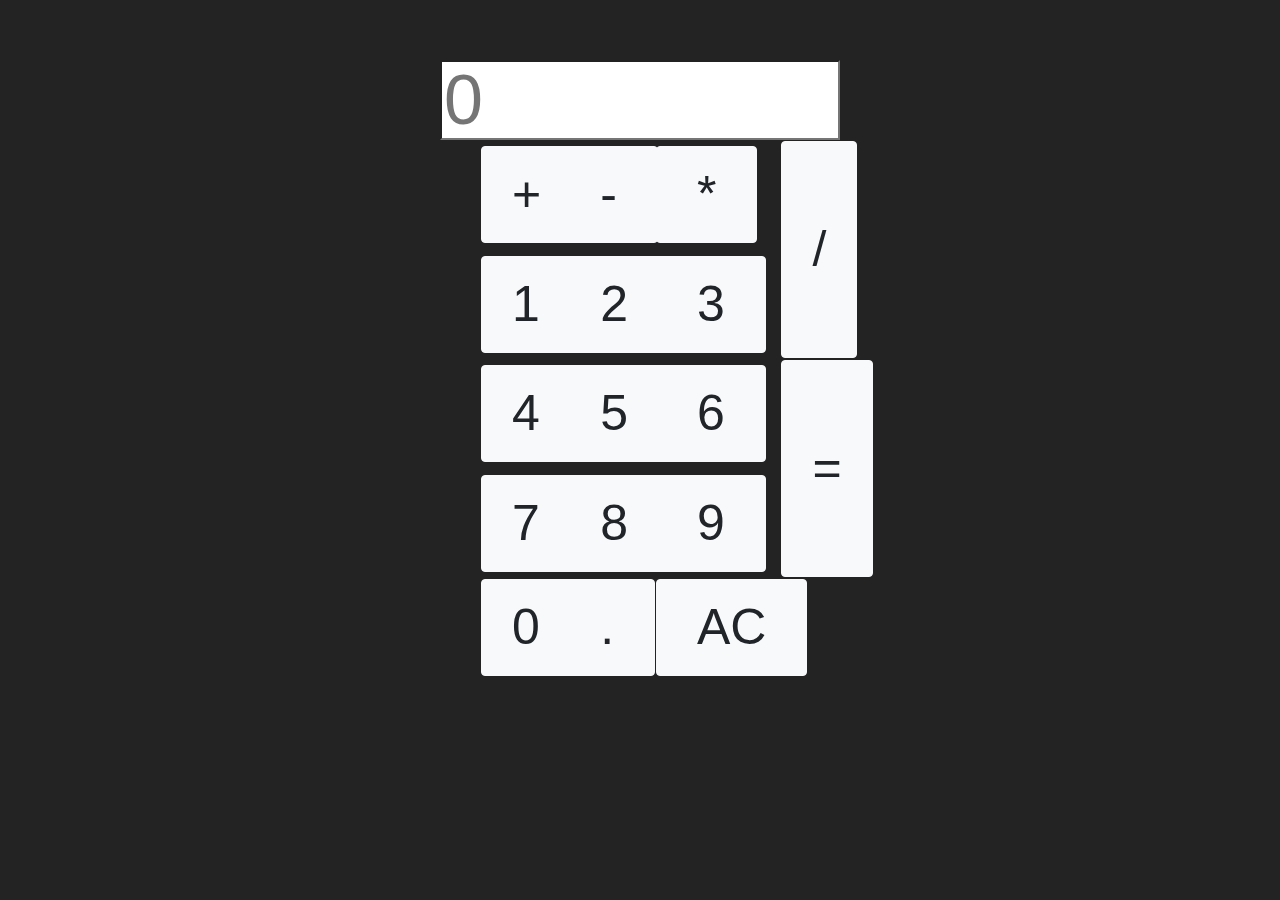
<file: index.html>
<!DOCTYPE html>
<html lang="en">
<head>
    <meta charset="UTF-8">
    <meta name="viewport" content="width=device-width, initial-scale=1.0">
    <title>Calculator</title>
    <link rel="stylesheet" href="bootstrap-4.0.0\dist\css\bootstrap.css" />
    <link rel="stylesheet" href="style.css" type="text/css"/>
</head>
<body>
    <form>
   <center> <input id="pad" type="text" placeholder="0"/></center>
<table>
    <tr>
        <td><button id="azul" onclick="onClickHandler('+')" type="button" class="btn btn-light" value="+">+</button></td>
        <td><button id="azu" onclick="onClickHandler('-')" type="button" class="btn btn-light" value="-">-</button></td>
        <td><button id="azu" onclick="onClickHandler('*')" type="button" class="btn btn-light" value="*">*</button></td>
        <td rowspan="2"><button id="az" onclick="onClickHandler('/')" type="button" class="btn btn-light" value="/">/</button></td>
    </tr>
    <tr>
        <td><button id="azul" onclick="onClickHandler(1)" type="button" class="btn btn-light" value="1">1</button>
        </td>
        <td><button id="azu" onclick="onClickHandler(2)" type="button" class="btn btn-light" value="2">2</button>
        </td>
        <td><button id="azu" onclick="onClickHandler(3)" type="button" class="btn btn-light" value="3">3</button>
        </td>
    </tr>
    <tr>
        <td ><button id="azul" onclick="onClickHandler(4)" type="button" class="btn btn-light" value="4">4</button></td>
        <td><button id="azu" onclick="onClickHandler(5)" type="button" class="btn btn-light" value="5">5</button></td>
        <td><button id="azu" onclick="onClickHandler(6)" type="button" class="btn btn-light" value="6">6</button></td>
        <td rowspan="2"><button id="az" onclick=" simp ()" type="button" class="btn btn-light">=</button></td>
    </tr>
    <tr>
        <td><button id="azul" onclick="onClickHandler(7)" type="button" class="btn btn-light" value="7">7</button></td>
        <td><button id="azu" onclick="onClickHandler(8)" type="button" class="btn btn-light" value="8">8</button></td>
        <td><button id="azu" onclick="onClickHandler(9)" type="button" class="btn btn-light" value="9">9</button></td>

    </tr>
    <tr>
        <td><button id="azul" onclick="onClickHandler(0)" type="button" class="btn btn-light" value="0">0</button></td>
        <td><button id="azu" onclick="onClickHandler('.')" type="button" class="btn btn-light" value=".">.</button></td>
        <td><button id="azu" onclick="clean()" type="button" class="btn btn-light" value="">AC</button></td>
    </tr>
</table>
    <script src="script.JS"></script>
    </form>
</body>
</html>
</file>
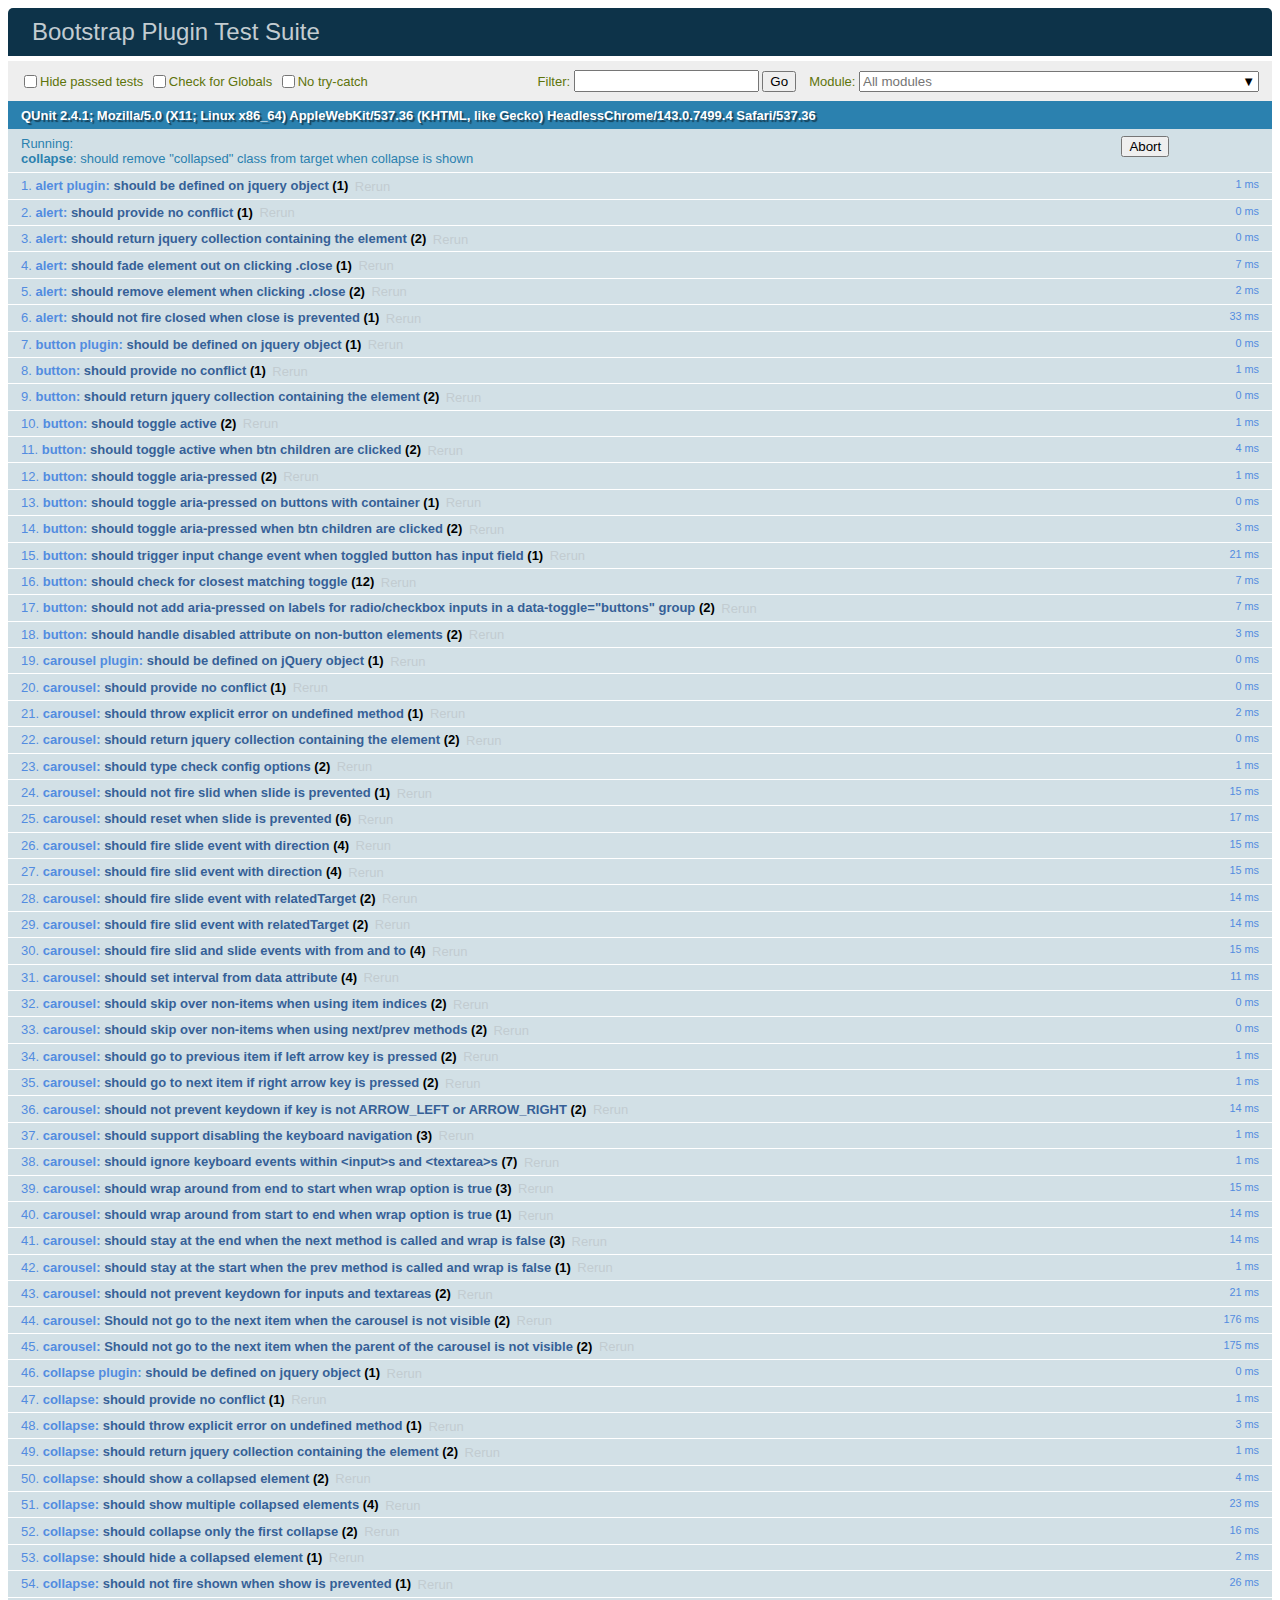
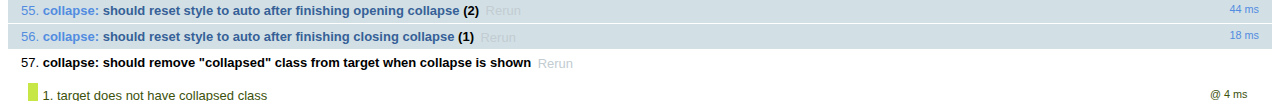
<file: bootstrap-4.0.0/js/tests/index.html>
<!doctype html>
<html lang="en">
  <head>
    <meta charset="utf-8">
    <meta name="viewport" content="width=device-width, initial-scale=1, shrink-to-fit=no">
    <title>Bootstrap Plugin Test Suite</title>

    <!-- jQuery -->
    <script>
      (function () {
        var path = '../../assets/js/vendor/jquery-slim.min.js'
        // get jquery param from the query string.
        var jQueryVersion = location.search.match(/[?&]jquery=(.*?)(?=&|$)/)

        // If a version was specified, use that version from our vendor folder
        if (jQueryVersion) {
          path = 'vendor/jquery-' + jQueryVersion[1] + '.min.js'
        }
        document.write('<script src="' + path + '"><\/script>')
      }())
    </script>
    <script src="../../assets/js/vendor/popper.min.js"></script>

    <!-- QUnit -->
    <link rel="stylesheet" href="vendor/qunit.css" media="screen">
    <script src="vendor/qunit.js"></script>

    <script>
      // Disable jQuery event aliases to ensure we don't accidentally use any of them
      [
        'blur',
        'focus',
        'focusin',
        'focusout',
        'resize',
        'scroll',
        'click',
        'dblclick',
        'mousedown',
        'mouseup',
        'mousemove',
        'mouseover',
        'mouseout',
        'mouseenter',
        'mouseleave',
        'change',
        'select',
        'submit',
        'keydown',
        'keypress',
        'keyup',
        'contextmenu'
      ].forEach(function(eventAlias) {
        $.fn[eventAlias] = function() {
          throw new Error('Using the ".' + eventAlias + '()" method is not allowed, so that Bootstrap can be compatible with custom jQuery builds which exclude the "event aliases" module that defines said method. See https://github.com/twbs/bootstrap/blob/master/CONTRIBUTING.md#js')
        }
      })

      // Require assert.expect in each test
      QUnit.config.requireExpects = true

      // See https://github.com/axemclion/grunt-saucelabs#test-result-details-with-qunit
      var log = []
      var testName

      QUnit.done(function(testResults) {
        var tests = []
        for (var i = 0; i < log.length; i++) {
          var details = log[i]
          tests.push({
            name: details.name,
            result: details.result,
            expected: details.expected,
            actual: details.actual,
            source: details.source
          })
        }
        testResults.tests = tests

        window.global_test_results = testResults
      })

      QUnit.testStart(function(testDetails) {
        QUnit.log(function(details) {
          if (!details.result) {
            details.name = testDetails.name
            log.push(details)
          }
        })
      })

      // Display fixture on-screen on iOS to avoid false positives
      // See https://github.com/twbs/bootstrap/pull/15955
      if (/iPhone|iPad|iPod/.test(navigator.userAgent)) {
        QUnit.begin(function() {
          $('#qunit-fixture').css({ top: 0, left: 0 })
        })

        QUnit.done(function() {
          $('#qunit-fixture').css({ top: '', left: '' })
        })
      }
    </script>

    <!-- Transpiled Plugins -->
    <script src="../dist/util.js"></script>
    <script src="../dist/alert.js"></script>
    <script src="../dist/button.js"></script>
    <script src="../dist/carousel.js"></script>
    <script src="../dist/collapse.js"></script>
    <script src="../dist/dropdown.js"></script>
    <script src="../dist/modal.js"></script>
    <script src="../dist/scrollspy.js"></script>
    <script src="../dist/tab.js"></script>
    <script src="../dist/tooltip.js"></script>
    <script src="../dist/popover.js"></script>

    <!-- Unit Tests -->
    <script src="unit/alert.js"></script>
    <script src="unit/button.js"></script>
    <script src="unit/carousel.js"></script>
    <script src="unit/collapse.js"></script>
    <script src="unit/dropdown.js"></script>
    <script src="unit/modal.js"></script>
    <script src="unit/scrollspy.js"></script>
    <script src="unit/tab.js"></script>
    <script src="unit/tooltip.js"></script>
    <script src="unit/popover.js"></script>
    <script src="unit/util.js"></script>
  </head>
  <body>
    <div id="qunit-container">
      <div id="qunit"></div>
      <div id="qunit-fixture"></div>
    </div>
  </body>
</html>
</file>
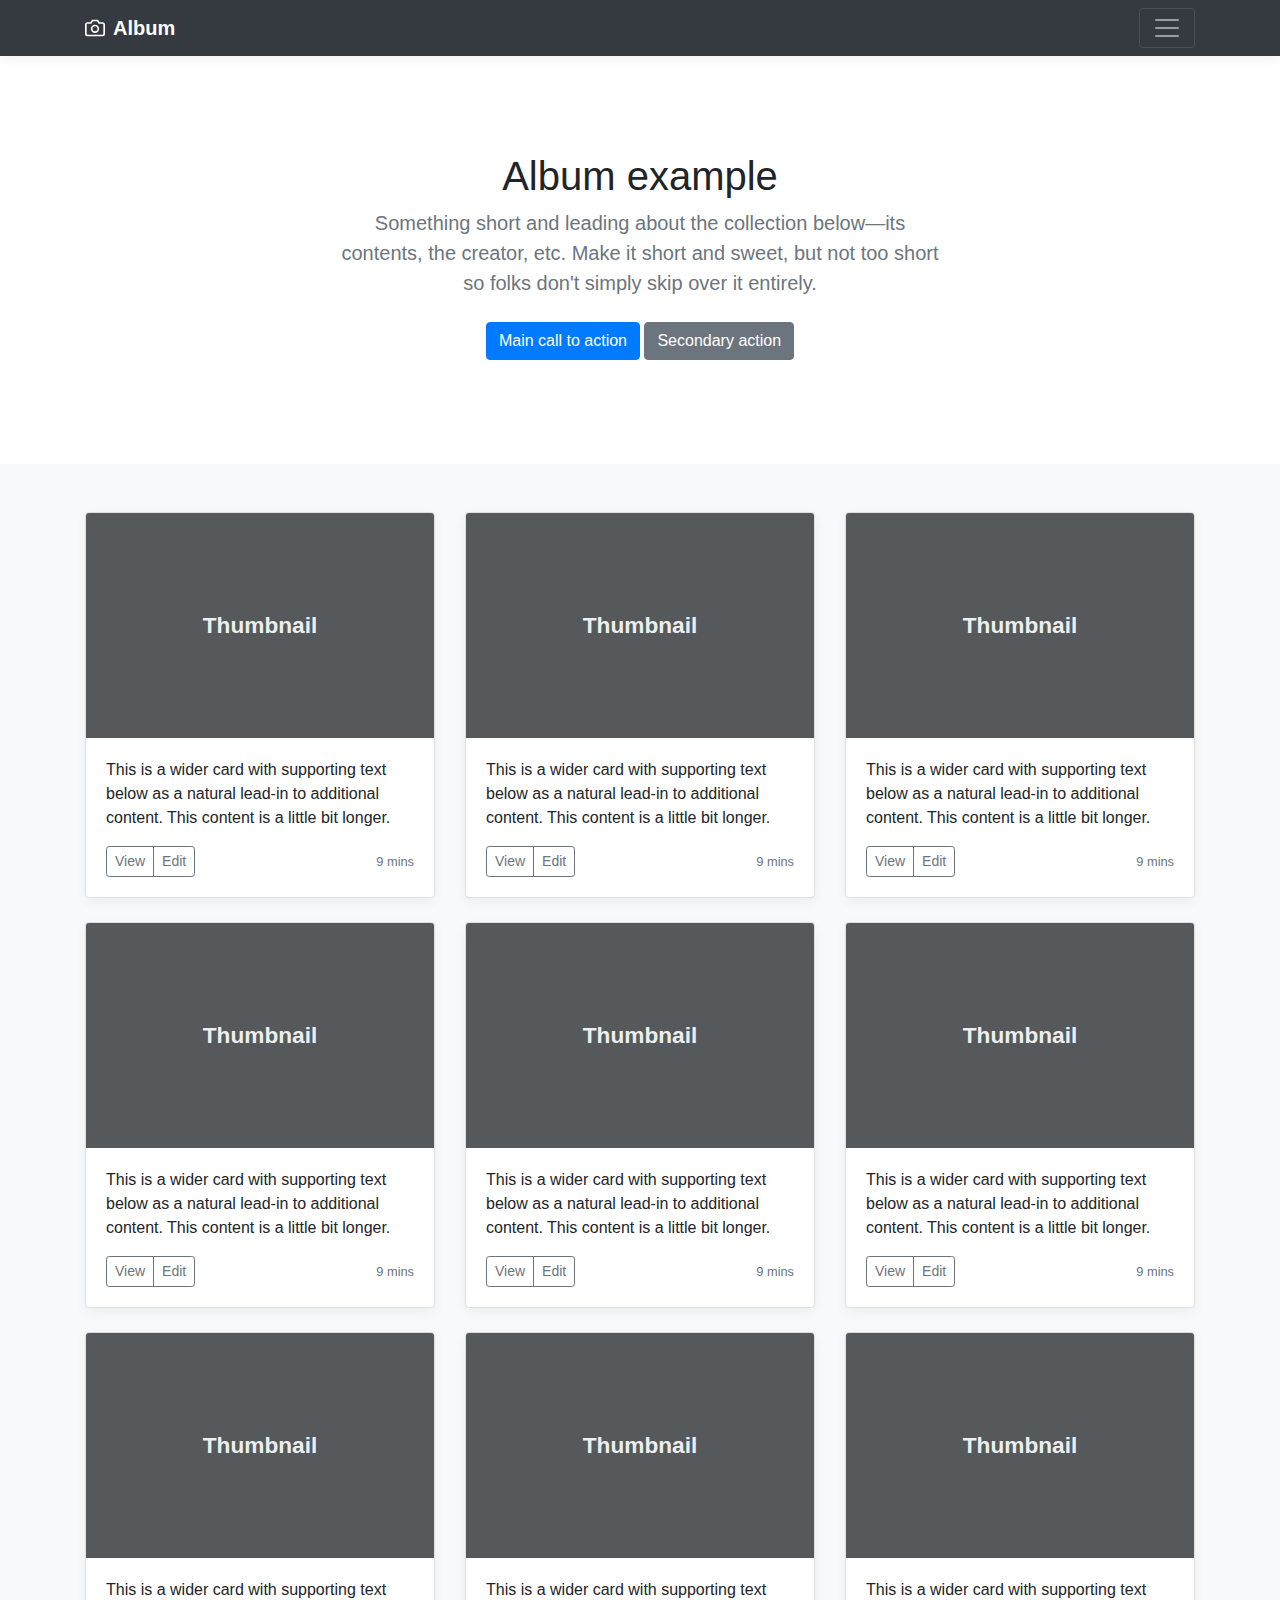
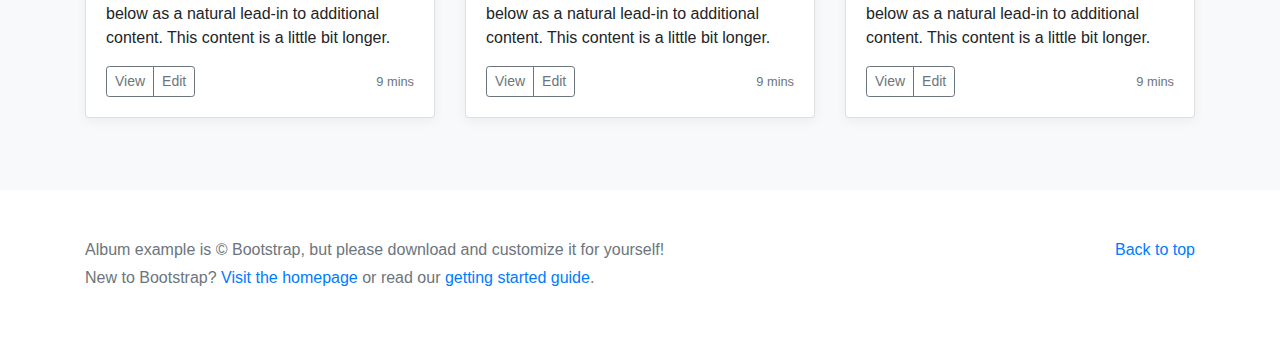
<file: bootstrap-4.0.0/docs/4.0/examples/album/index.html>
<!doctype html>
<html lang="en">
  <head>
    <meta charset="utf-8">
    <meta name="viewport" content="width=device-width, initial-scale=1, shrink-to-fit=no">
    <meta name="description" content="">
    <meta name="author" content="">
    <link rel="icon" href="../../../../favicon.ico">

    <title>Album example for Bootstrap</title>

    <!-- Bootstrap core CSS -->
    <link href="../../../../dist/css/bootstrap.min.css" rel="stylesheet">

    <!-- Custom styles for this template -->
    <link href="album.css" rel="stylesheet">
  </head>

  <body>

    <header>
      <div class="collapse bg-dark" id="navbarHeader">
        <div class="container">
          <div class="row">
            <div class="col-sm-8 col-md-7 py-4">
              <h4 class="text-white">About</h4>
              <p class="text-muted">Add some information about the album below, the author, or any other background context. Make it a few sentences long so folks can pick up some informative tidbits. Then, link them off to some social networking sites or contact information.</p>
            </div>
            <div class="col-sm-4 offset-md-1 py-4">
              <h4 class="text-white">Contact</h4>
              <ul class="list-unstyled">
                <li><a href="#" class="text-white">Follow on Twitter</a></li>
                <li><a href="#" class="text-white">Like on Facebook</a></li>
                <li><a href="#" class="text-white">Email me</a></li>
              </ul>
            </div>
          </div>
        </div>
      </div>
      <div class="navbar navbar-dark bg-dark box-shadow">
        <div class="container d-flex justify-content-between">
          <a href="#" class="navbar-brand d-flex align-items-center">
            <svg xmlns="http://www.w3.org/2000/svg" width="20" height="20" viewBox="0 0 24 24" fill="none" stroke="currentColor" stroke-width="2" stroke-linecap="round" stroke-linejoin="round" class="mr-2"><path d="M23 19a2 2 0 0 1-2 2H3a2 2 0 0 1-2-2V8a2 2 0 0 1 2-2h4l2-3h6l2 3h4a2 2 0 0 1 2 2z"></path><circle cx="12" cy="13" r="4"></circle></svg>
            <strong>Album</strong>
          </a>
          <button class="navbar-toggler" type="button" data-toggle="collapse" data-target="#navbarHeader" aria-controls="navbarHeader" aria-expanded="false" aria-label="Toggle navigation">
            <span class="navbar-toggler-icon"></span>
          </button>
        </div>
      </div>
    </header>

    <main role="main">

      <section class="jumbotron text-center">
        <div class="container">
          <h1 class="jumbotron-heading">Album example</h1>
          <p class="lead text-muted">Something short and leading about the collection below—its contents, the creator, etc. Make it short and sweet, but not too short so folks don't simply skip over it entirely.</p>
          <p>
            <a href="#" class="btn btn-primary my-2">Main call to action</a>
            <a href="#" class="btn btn-secondary my-2">Secondary action</a>
          </p>
        </div>
      </section>

      <div class="album py-5 bg-light">
        <div class="container">

          <div class="row">
            <div class="col-md-4">
              <div class="card mb-4 box-shadow">
                <img class="card-img-top" data-src="holder.js/100px225?theme=thumb&bg=55595c&fg=eceeef&text=Thumbnail" alt="Card image cap">
                <div class="card-body">
                  <p class="card-text">This is a wider card with supporting text below as a natural lead-in to additional content. This content is a little bit longer.</p>
                  <div class="d-flex justify-content-between align-items-center">
                    <div class="btn-group">
                      <button type="button" class="btn btn-sm btn-outline-secondary">View</button>
                      <button type="button" class="btn btn-sm btn-outline-secondary">Edit</button>
                    </div>
                    <small class="text-muted">9 mins</small>
                  </div>
                </div>
              </div>
            </div>
            <div class="col-md-4">
              <div class="card mb-4 box-shadow">
                <img class="card-img-top" data-src="holder.js/100px225?theme=thumb&bg=55595c&fg=eceeef&text=Thumbnail" alt="Card image cap">
                <div class="card-body">
                  <p class="card-text">This is a wider card with supporting text below as a natural lead-in to additional content. This content is a little bit longer.</p>
                  <div class="d-flex justify-content-between align-items-center">
                    <div class="btn-group">
                      <button type="button" class="btn btn-sm btn-outline-secondary">View</button>
                      <button type="button" class="btn btn-sm btn-outline-secondary">Edit</button>
                    </div>
                    <small class="text-muted">9 mins</small>
                  </div>
                </div>
              </div>
            </div>
            <div class="col-md-4">
              <div class="card mb-4 box-shadow">
                <img class="card-img-top" data-src="holder.js/100px225?theme=thumb&bg=55595c&fg=eceeef&text=Thumbnail" alt="Card image cap">
                <div class="card-body">
                  <p class="card-text">This is a wider card with supporting text below as a natural lead-in to additional content. This content is a little bit longer.</p>
                  <div class="d-flex justify-content-between align-items-center">
                    <div class="btn-group">
                      <button type="button" class="btn btn-sm btn-outline-secondary">View</button>
                      <button type="button" class="btn btn-sm btn-outline-secondary">Edit</button>
                    </div>
                    <small class="text-muted">9 mins</small>
                  </div>
                </div>
              </div>
            </div>

            <div class="col-md-4">
              <div class="card mb-4 box-shadow">
                <img class="card-img-top" data-src="holder.js/100px225?theme=thumb&bg=55595c&fg=eceeef&text=Thumbnail" alt="Card image cap">
                <div class="card-body">
                  <p class="card-text">This is a wider card with supporting text below as a natural lead-in to additional content. This content is a little bit longer.</p>
                  <div class="d-flex justify-content-between align-items-center">
                    <div class="btn-group">
                      <button type="button" class="btn btn-sm btn-outline-secondary">View</button>
                      <button type="button" class="btn btn-sm btn-outline-secondary">Edit</button>
                    </div>
                    <small class="text-muted">9 mins</small>
                  </div>
                </div>
              </div>
            </div>
            <div class="col-md-4">
              <div class="card mb-4 box-shadow">
                <img class="card-img-top" data-src="holder.js/100px225?theme=thumb&bg=55595c&fg=eceeef&text=Thumbnail" alt="Card image cap">
                <div class="card-body">
                  <p class="card-text">This is a wider card with supporting text below as a natural lead-in to additional content. This content is a little bit longer.</p>
                  <div class="d-flex justify-content-between align-items-center">
                    <div class="btn-group">
                      <button type="button" class="btn btn-sm btn-outline-secondary">View</button>
                      <button type="button" class="btn btn-sm btn-outline-secondary">Edit</button>
                    </div>
                    <small class="text-muted">9 mins</small>
                  </div>
                </div>
              </div>
            </div>
            <div class="col-md-4">
              <div class="card mb-4 box-shadow">
                <img class="card-img-top" data-src="holder.js/100px225?theme=thumb&bg=55595c&fg=eceeef&text=Thumbnail" alt="Card image cap">
                <div class="card-body">
                  <p class="card-text">This is a wider card with supporting text below as a natural lead-in to additional content. This content is a little bit longer.</p>
                  <div class="d-flex justify-content-between align-items-center">
                    <div class="btn-group">
                      <button type="button" class="btn btn-sm btn-outline-secondary">View</button>
                      <button type="button" class="btn btn-sm btn-outline-secondary">Edit</button>
                    </div>
                    <small class="text-muted">9 mins</small>
                  </div>
                </div>
              </div>
            </div>

            <div class="col-md-4">
              <div class="card mb-4 box-shadow">
                <img class="card-img-top" data-src="holder.js/100px225?theme=thumb&bg=55595c&fg=eceeef&text=Thumbnail" alt="Card image cap">
                <div class="card-body">
                  <p class="card-text">This is a wider card with supporting text below as a natural lead-in to additional content. This content is a little bit longer.</p>
                  <div class="d-flex justify-content-between align-items-center">
                    <div class="btn-group">
                      <button type="button" class="btn btn-sm btn-outline-secondary">View</button>
                      <button type="button" class="btn btn-sm btn-outline-secondary">Edit</button>
                    </div>
                    <small class="text-muted">9 mins</small>
                  </div>
                </div>
              </div>
            </div>
            <div class="col-md-4">
              <div class="card mb-4 box-shadow">
                <img class="card-img-top" data-src="holder.js/100px225?theme=thumb&bg=55595c&fg=eceeef&text=Thumbnail" alt="Card image cap">
                <div class="card-body">
                  <p class="card-text">This is a wider card with supporting text below as a natural lead-in to additional content. This content is a little bit longer.</p>
                  <div class="d-flex justify-content-between align-items-center">
                    <div class="btn-group">
                      <button type="button" class="btn btn-sm btn-outline-secondary">View</button>
                      <button type="button" class="btn btn-sm btn-outline-secondary">Edit</button>
                    </div>
                    <small class="text-muted">9 mins</small>
                  </div>
                </div>
              </div>
            </div>
            <div class="col-md-4">
              <div class="card mb-4 box-shadow">
                <img class="card-img-top" data-src="holder.js/100px225?theme=thumb&bg=55595c&fg=eceeef&text=Thumbnail" alt="Card image cap">
                <div class="card-body">
                  <p class="card-text">This is a wider card with supporting text below as a natural lead-in to additional content. This content is a little bit longer.</p>
                  <div class="d-flex justify-content-between align-items-center">
                    <div class="btn-group">
                      <button type="button" class="btn btn-sm btn-outline-secondary">View</button>
                      <button type="button" class="btn btn-sm btn-outline-secondary">Edit</button>
                    </div>
                    <small class="text-muted">9 mins</small>
                  </div>
                </div>
              </div>
            </div>
          </div>
        </div>
      </div>

    </main>

    <footer class="text-muted">
      <div class="container">
        <p class="float-right">
          <a href="#">Back to top</a>
        </p>
        <p>Album example is &copy; Bootstrap, but please download and customize it for yourself!</p>
        <p>New to Bootstrap? <a href="../../">Visit the homepage</a> or read our <a href="../../getting-started/">getting started guide</a>.</p>
      </div>
    </footer>

    <!-- Bootstrap core JavaScript
    ================================================== -->
    <!-- Placed at the end of the document so the pages load faster -->
    <script src="https://code.jquery.com/jquery-3.2.1.slim.min.js" integrity="sha384-KJ3o2DKtIkvYIK3UENzmM7KCkRr/rE9/Qpg6aAZGJwFDMVNA/GpGFF93hXpG5KkN" crossorigin="anonymous"></script>
    <script>window.jQuery || document.write('<script src="../../../../assets/js/vendor/jquery-slim.min.js"><\/script>')</script>
    <script src="../../../../assets/js/vendor/popper.min.js"></script>
    <script src="../../../../dist/js/bootstrap.min.js"></script>
    <script src="../../../../assets/js/vendor/holder.min.js"></script>
  </body>
</html>
</file>
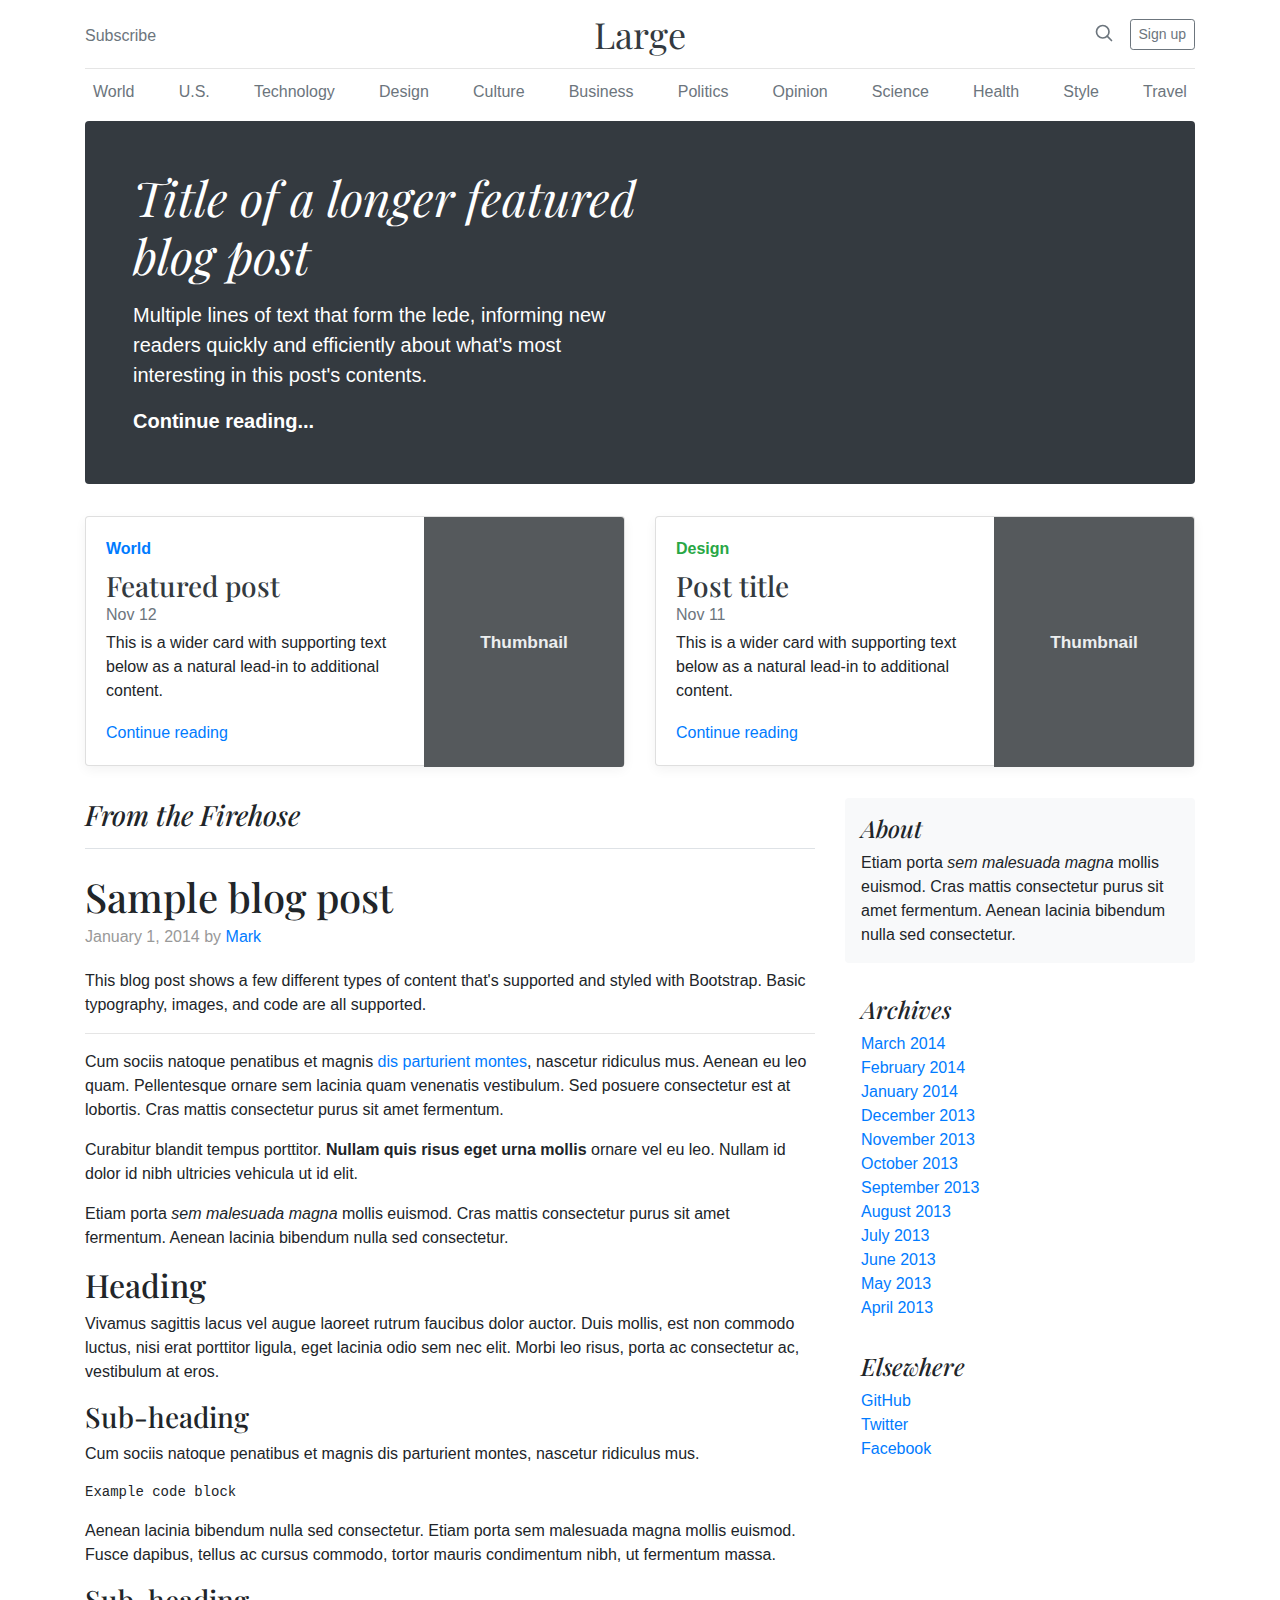
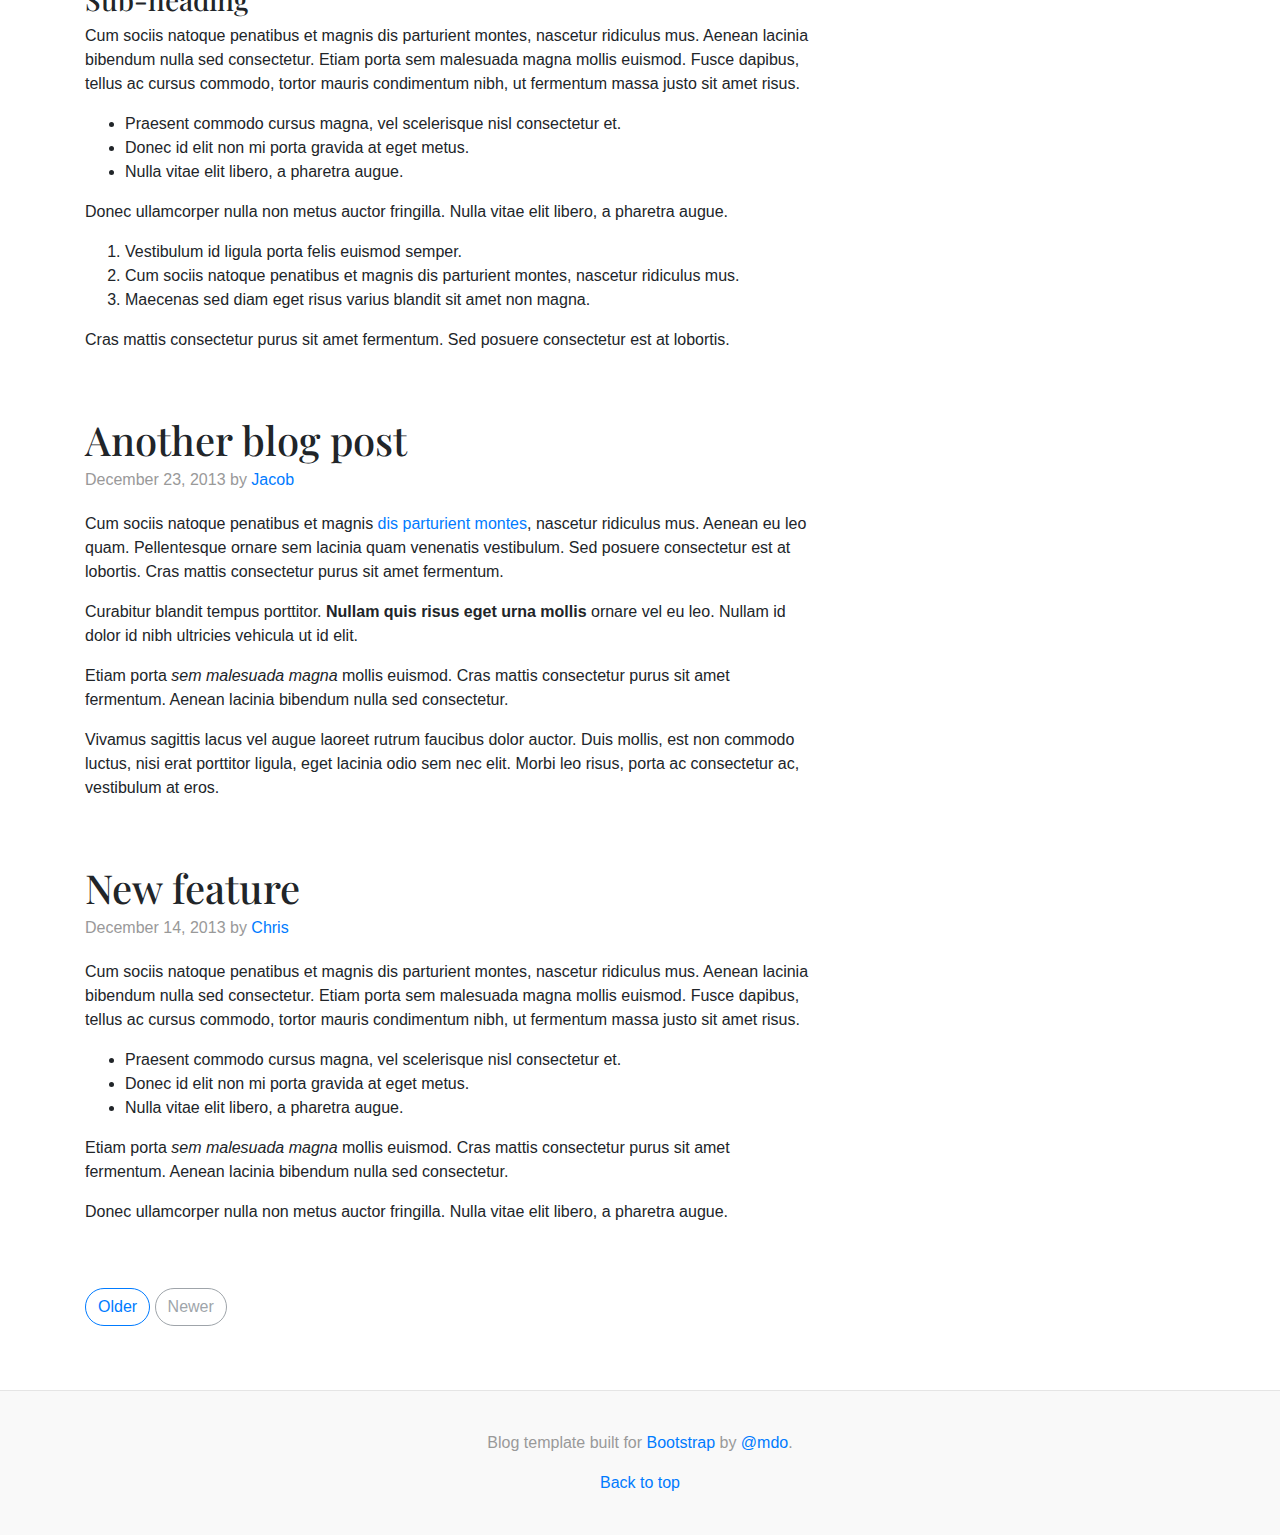
<file: bootstrap-4.0.0/docs/4.0/examples/blog/index.html>
<!doctype html>
<html lang="en">
  <head>
    <meta charset="utf-8">
    <meta name="viewport" content="width=device-width, initial-scale=1, shrink-to-fit=no">
    <meta name="description" content="">
    <meta name="author" content="">
    <link rel="icon" href="../../../../favicon.ico">

    <title>Blog Template for Bootstrap</title>

    <!-- Bootstrap core CSS -->
    <link href="../../../../dist/css/bootstrap.min.css" rel="stylesheet">

    <!-- Custom styles for this template -->
    <link href="https://fonts.googleapis.com/css?family=Playfair+Display:700,900" rel="stylesheet">
    <link href="blog.css" rel="stylesheet">
  </head>

  <body>

    <div class="container">
      <header class="blog-header py-3">
        <div class="row flex-nowrap justify-content-between align-items-center">
          <div class="col-4 pt-1">
            <a class="text-muted" href="#">Subscribe</a>
          </div>
          <div class="col-4 text-center">
            <a class="blog-header-logo text-dark" href="#">Large</a>
          </div>
          <div class="col-4 d-flex justify-content-end align-items-center">
            <a class="text-muted" href="#">
              <svg xmlns="http://www.w3.org/2000/svg" width="20" height="20" viewBox="0 0 24 24" fill="none" stroke="currentColor" stroke-width="2" stroke-linecap="round" stroke-linejoin="round" class="mx-3"><circle cx="10.5" cy="10.5" r="7.5"></circle><line x1="21" y1="21" x2="15.8" y2="15.8"></line></svg>
            </a>
            <a class="btn btn-sm btn-outline-secondary" href="#">Sign up</a>
          </div>
        </div>
      </header>

      <div class="nav-scroller py-1 mb-2">
        <nav class="nav d-flex justify-content-between">
          <a class="p-2 text-muted" href="#">World</a>
          <a class="p-2 text-muted" href="#">U.S.</a>
          <a class="p-2 text-muted" href="#">Technology</a>
          <a class="p-2 text-muted" href="#">Design</a>
          <a class="p-2 text-muted" href="#">Culture</a>
          <a class="p-2 text-muted" href="#">Business</a>
          <a class="p-2 text-muted" href="#">Politics</a>
          <a class="p-2 text-muted" href="#">Opinion</a>
          <a class="p-2 text-muted" href="#">Science</a>
          <a class="p-2 text-muted" href="#">Health</a>
          <a class="p-2 text-muted" href="#">Style</a>
          <a class="p-2 text-muted" href="#">Travel</a>
        </nav>
      </div>

      <div class="jumbotron p-3 p-md-5 text-white rounded bg-dark">
        <div class="col-md-6 px-0">
          <h1 class="display-4 font-italic">Title of a longer featured blog post</h1>
          <p class="lead my-3">Multiple lines of text that form the lede, informing new readers quickly and efficiently about what's most interesting in this post's contents.</p>
          <p class="lead mb-0"><a href="#" class="text-white font-weight-bold">Continue reading...</a></p>
        </div>
      </div>

      <div class="row mb-2">
        <div class="col-md-6">
          <div class="card flex-md-row mb-4 box-shadow h-md-250">
            <div class="card-body d-flex flex-column align-items-start">
              <strong class="d-inline-block mb-2 text-primary">World</strong>
              <h3 class="mb-0">
                <a class="text-dark" href="#">Featured post</a>
              </h3>
              <div class="mb-1 text-muted">Nov 12</div>
              <p class="card-text mb-auto">This is a wider card with supporting text below as a natural lead-in to additional content.</p>
              <a href="#">Continue reading</a>
            </div>
            <img class="card-img-right flex-auto d-none d-md-block" data-src="holder.js/200x250?theme=thumb" alt="Card image cap">
          </div>
        </div>
        <div class="col-md-6">
          <div class="card flex-md-row mb-4 box-shadow h-md-250">
            <div class="card-body d-flex flex-column align-items-start">
              <strong class="d-inline-block mb-2 text-success">Design</strong>
              <h3 class="mb-0">
                <a class="text-dark" href="#">Post title</a>
              </h3>
              <div class="mb-1 text-muted">Nov 11</div>
              <p class="card-text mb-auto">This is a wider card with supporting text below as a natural lead-in to additional content.</p>
              <a href="#">Continue reading</a>
            </div>
            <img class="card-img-right flex-auto d-none d-md-block" data-src="holder.js/200x250?theme=thumb" alt="Card image cap">
          </div>
        </div>
      </div>
    </div>

    <main role="main" class="container">
      <div class="row">
        <div class="col-md-8 blog-main">
          <h3 class="pb-3 mb-4 font-italic border-bottom">
            From the Firehose
          </h3>

          <div class="blog-post">
            <h2 class="blog-post-title">Sample blog post</h2>
            <p class="blog-post-meta">January 1, 2014 by <a href="#">Mark</a></p>

            <p>This blog post shows a few different types of content that's supported and styled with Bootstrap. Basic typography, images, and code are all supported.</p>
            <hr>
            <p>Cum sociis natoque penatibus et magnis <a href="#">dis parturient montes</a>, nascetur ridiculus mus. Aenean eu leo quam. Pellentesque ornare sem lacinia quam venenatis vestibulum. Sed posuere consectetur est at lobortis. Cras mattis consectetur purus sit amet fermentum.</p>
            <blockquote>
              <p>Curabitur blandit tempus porttitor. <strong>Nullam quis risus eget urna mollis</strong> ornare vel eu leo. Nullam id dolor id nibh ultricies vehicula ut id elit.</p>
            </blockquote>
            <p>Etiam porta <em>sem malesuada magna</em> mollis euismod. Cras mattis consectetur purus sit amet fermentum. Aenean lacinia bibendum nulla sed consectetur.</p>
            <h2>Heading</h2>
            <p>Vivamus sagittis lacus vel augue laoreet rutrum faucibus dolor auctor. Duis mollis, est non commodo luctus, nisi erat porttitor ligula, eget lacinia odio sem nec elit. Morbi leo risus, porta ac consectetur ac, vestibulum at eros.</p>
            <h3>Sub-heading</h3>
            <p>Cum sociis natoque penatibus et magnis dis parturient montes, nascetur ridiculus mus.</p>
            <pre><code>Example code block</code></pre>
            <p>Aenean lacinia bibendum nulla sed consectetur. Etiam porta sem malesuada magna mollis euismod. Fusce dapibus, tellus ac cursus commodo, tortor mauris condimentum nibh, ut fermentum massa.</p>
            <h3>Sub-heading</h3>
            <p>Cum sociis natoque penatibus et magnis dis parturient montes, nascetur ridiculus mus. Aenean lacinia bibendum nulla sed consectetur. Etiam porta sem malesuada magna mollis euismod. Fusce dapibus, tellus ac cursus commodo, tortor mauris condimentum nibh, ut fermentum massa justo sit amet risus.</p>
            <ul>
              <li>Praesent commodo cursus magna, vel scelerisque nisl consectetur et.</li>
              <li>Donec id elit non mi porta gravida at eget metus.</li>
              <li>Nulla vitae elit libero, a pharetra augue.</li>
            </ul>
            <p>Donec ullamcorper nulla non metus auctor fringilla. Nulla vitae elit libero, a pharetra augue.</p>
            <ol>
              <li>Vestibulum id ligula porta felis euismod semper.</li>
              <li>Cum sociis natoque penatibus et magnis dis parturient montes, nascetur ridiculus mus.</li>
              <li>Maecenas sed diam eget risus varius blandit sit amet non magna.</li>
            </ol>
            <p>Cras mattis consectetur purus sit amet fermentum. Sed posuere consectetur est at lobortis.</p>
          </div><!-- /.blog-post -->

          <div class="blog-post">
            <h2 class="blog-post-title">Another blog post</h2>
            <p class="blog-post-meta">December 23, 2013 by <a href="#">Jacob</a></p>

            <p>Cum sociis natoque penatibus et magnis <a href="#">dis parturient montes</a>, nascetur ridiculus mus. Aenean eu leo quam. Pellentesque ornare sem lacinia quam venenatis vestibulum. Sed posuere consectetur est at lobortis. Cras mattis consectetur purus sit amet fermentum.</p>
            <blockquote>
              <p>Curabitur blandit tempus porttitor. <strong>Nullam quis risus eget urna mollis</strong> ornare vel eu leo. Nullam id dolor id nibh ultricies vehicula ut id elit.</p>
            </blockquote>
            <p>Etiam porta <em>sem malesuada magna</em> mollis euismod. Cras mattis consectetur purus sit amet fermentum. Aenean lacinia bibendum nulla sed consectetur.</p>
            <p>Vivamus sagittis lacus vel augue laoreet rutrum faucibus dolor auctor. Duis mollis, est non commodo luctus, nisi erat porttitor ligula, eget lacinia odio sem nec elit. Morbi leo risus, porta ac consectetur ac, vestibulum at eros.</p>
          </div><!-- /.blog-post -->

          <div class="blog-post">
            <h2 class="blog-post-title">New feature</h2>
            <p class="blog-post-meta">December 14, 2013 by <a href="#">Chris</a></p>

            <p>Cum sociis natoque penatibus et magnis dis parturient montes, nascetur ridiculus mus. Aenean lacinia bibendum nulla sed consectetur. Etiam porta sem malesuada magna mollis euismod. Fusce dapibus, tellus ac cursus commodo, tortor mauris condimentum nibh, ut fermentum massa justo sit amet risus.</p>
            <ul>
              <li>Praesent commodo cursus magna, vel scelerisque nisl consectetur et.</li>
              <li>Donec id elit non mi porta gravida at eget metus.</li>
              <li>Nulla vitae elit libero, a pharetra augue.</li>
            </ul>
            <p>Etiam porta <em>sem malesuada magna</em> mollis euismod. Cras mattis consectetur purus sit amet fermentum. Aenean lacinia bibendum nulla sed consectetur.</p>
            <p>Donec ullamcorper nulla non metus auctor fringilla. Nulla vitae elit libero, a pharetra augue.</p>
          </div><!-- /.blog-post -->

          <nav class="blog-pagination">
            <a class="btn btn-outline-primary" href="#">Older</a>
            <a class="btn btn-outline-secondary disabled" href="#">Newer</a>
          </nav>

        </div><!-- /.blog-main -->

        <aside class="col-md-4 blog-sidebar">
          <div class="p-3 mb-3 bg-light rounded">
            <h4 class="font-italic">About</h4>
            <p class="mb-0">Etiam porta <em>sem malesuada magna</em> mollis euismod. Cras mattis consectetur purus sit amet fermentum. Aenean lacinia bibendum nulla sed consectetur.</p>
          </div>

          <div class="p-3">
            <h4 class="font-italic">Archives</h4>
            <ol class="list-unstyled mb-0">
              <li><a href="#">March 2014</a></li>
              <li><a href="#">February 2014</a></li>
              <li><a href="#">January 2014</a></li>
              <li><a href="#">December 2013</a></li>
              <li><a href="#">November 2013</a></li>
              <li><a href="#">October 2013</a></li>
              <li><a href="#">September 2013</a></li>
              <li><a href="#">August 2013</a></li>
              <li><a href="#">July 2013</a></li>
              <li><a href="#">June 2013</a></li>
              <li><a href="#">May 2013</a></li>
              <li><a href="#">April 2013</a></li>
            </ol>
          </div>

          <div class="p-3">
            <h4 class="font-italic">Elsewhere</h4>
            <ol class="list-unstyled">
              <li><a href="#">GitHub</a></li>
              <li><a href="#">Twitter</a></li>
              <li><a href="#">Facebook</a></li>
            </ol>
          </div>
        </aside><!-- /.blog-sidebar -->

      </div><!-- /.row -->

    </main><!-- /.container -->

    <footer class="blog-footer">
      <p>Blog template built for <a href="https://getbootstrap.com/">Bootstrap</a> by <a href="https://twitter.com/mdo">@mdo</a>.</p>
      <p>
        <a href="#">Back to top</a>
      </p>
    </footer>

    <!-- Bootstrap core JavaScript
    ================================================== -->
    <!-- Placed at the end of the document so the pages load faster -->
    <script src="https://code.jquery.com/jquery-3.2.1.slim.min.js" integrity="sha384-KJ3o2DKtIkvYIK3UENzmM7KCkRr/rE9/Qpg6aAZGJwFDMVNA/GpGFF93hXpG5KkN" crossorigin="anonymous"></script>
    <script>window.jQuery || document.write('<script src="../../../../assets/js/vendor/jquery-slim.min.js"><\/script>')</script>
    <script src="../../../../assets/js/vendor/popper.min.js"></script>
    <script src="../../../../dist/js/bootstrap.min.js"></script>
    <script src="../../../../assets/js/vendor/holder.min.js"></script>
    <script>
      Holder.addTheme('thumb', {
        bg: '#55595c',
        fg: '#eceeef',
        text: 'Thumbnail'
      });
    </script>
  </body>
</html>
</file>
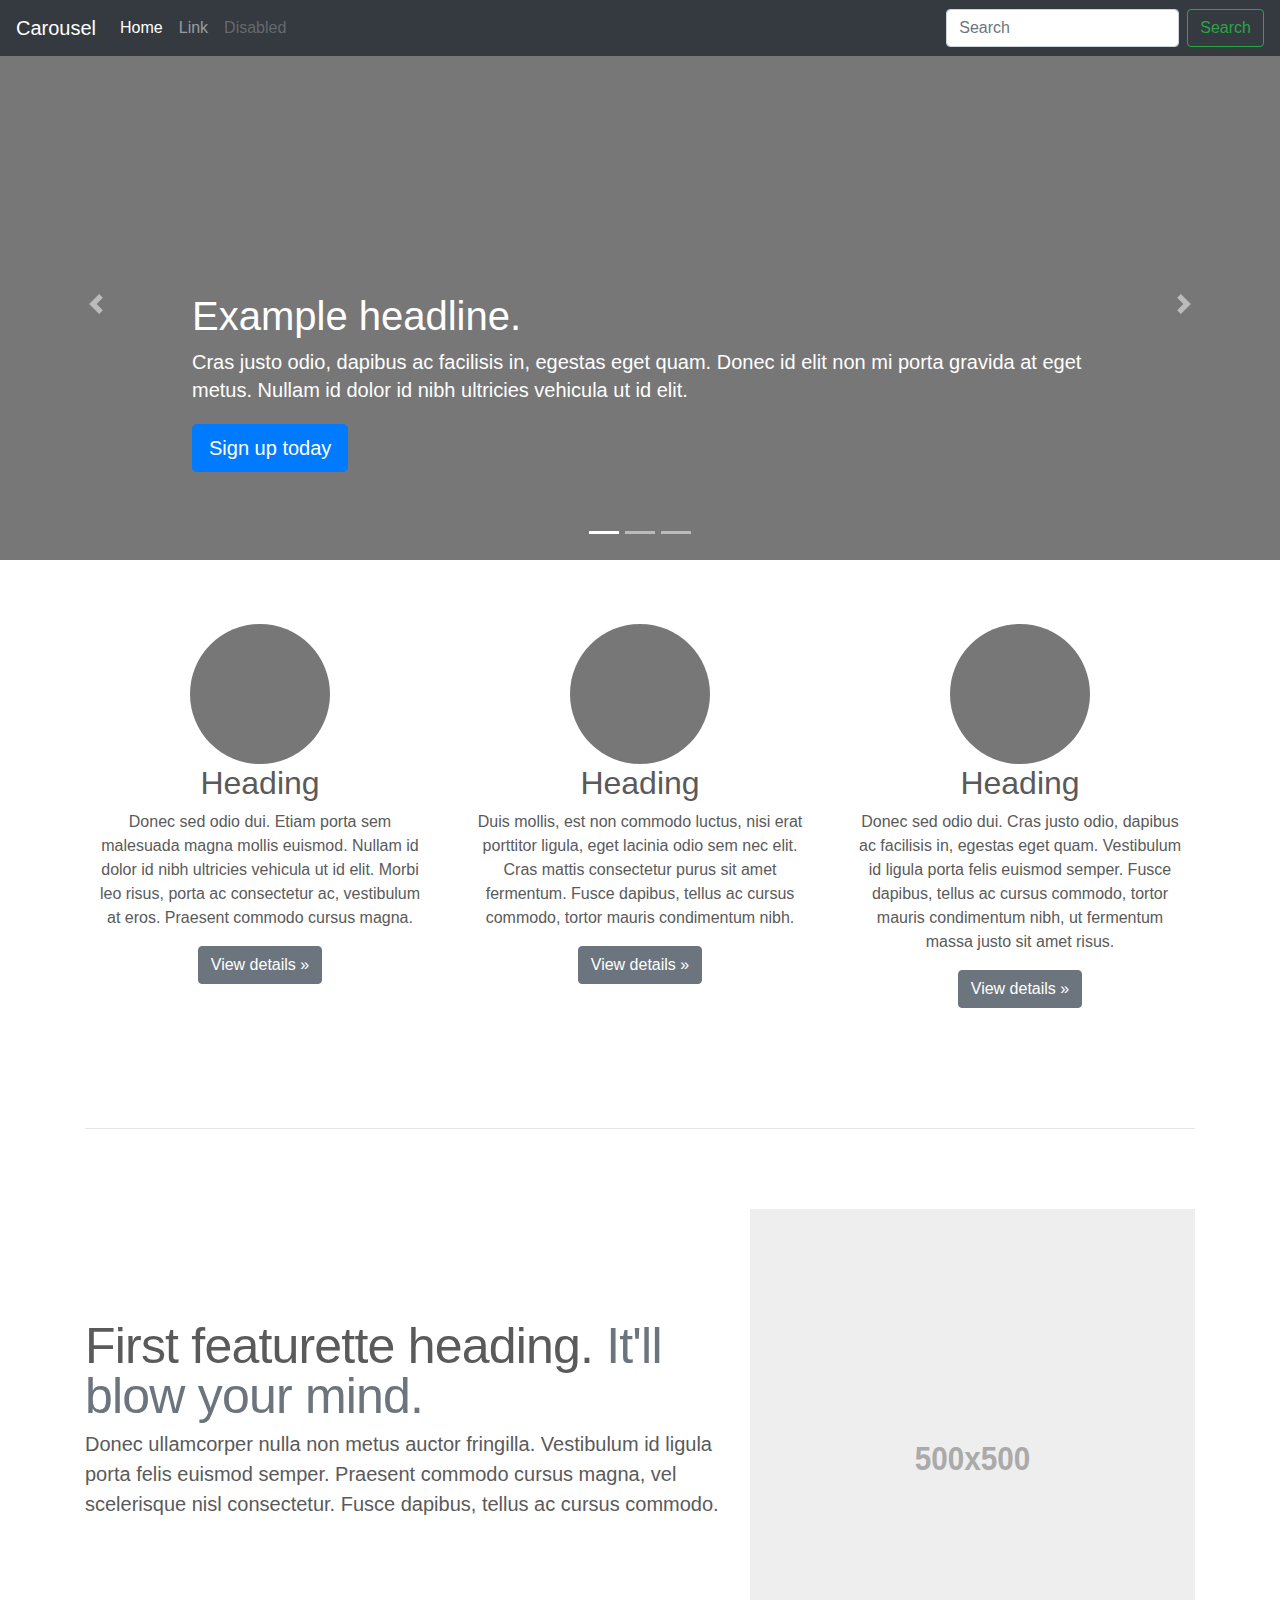
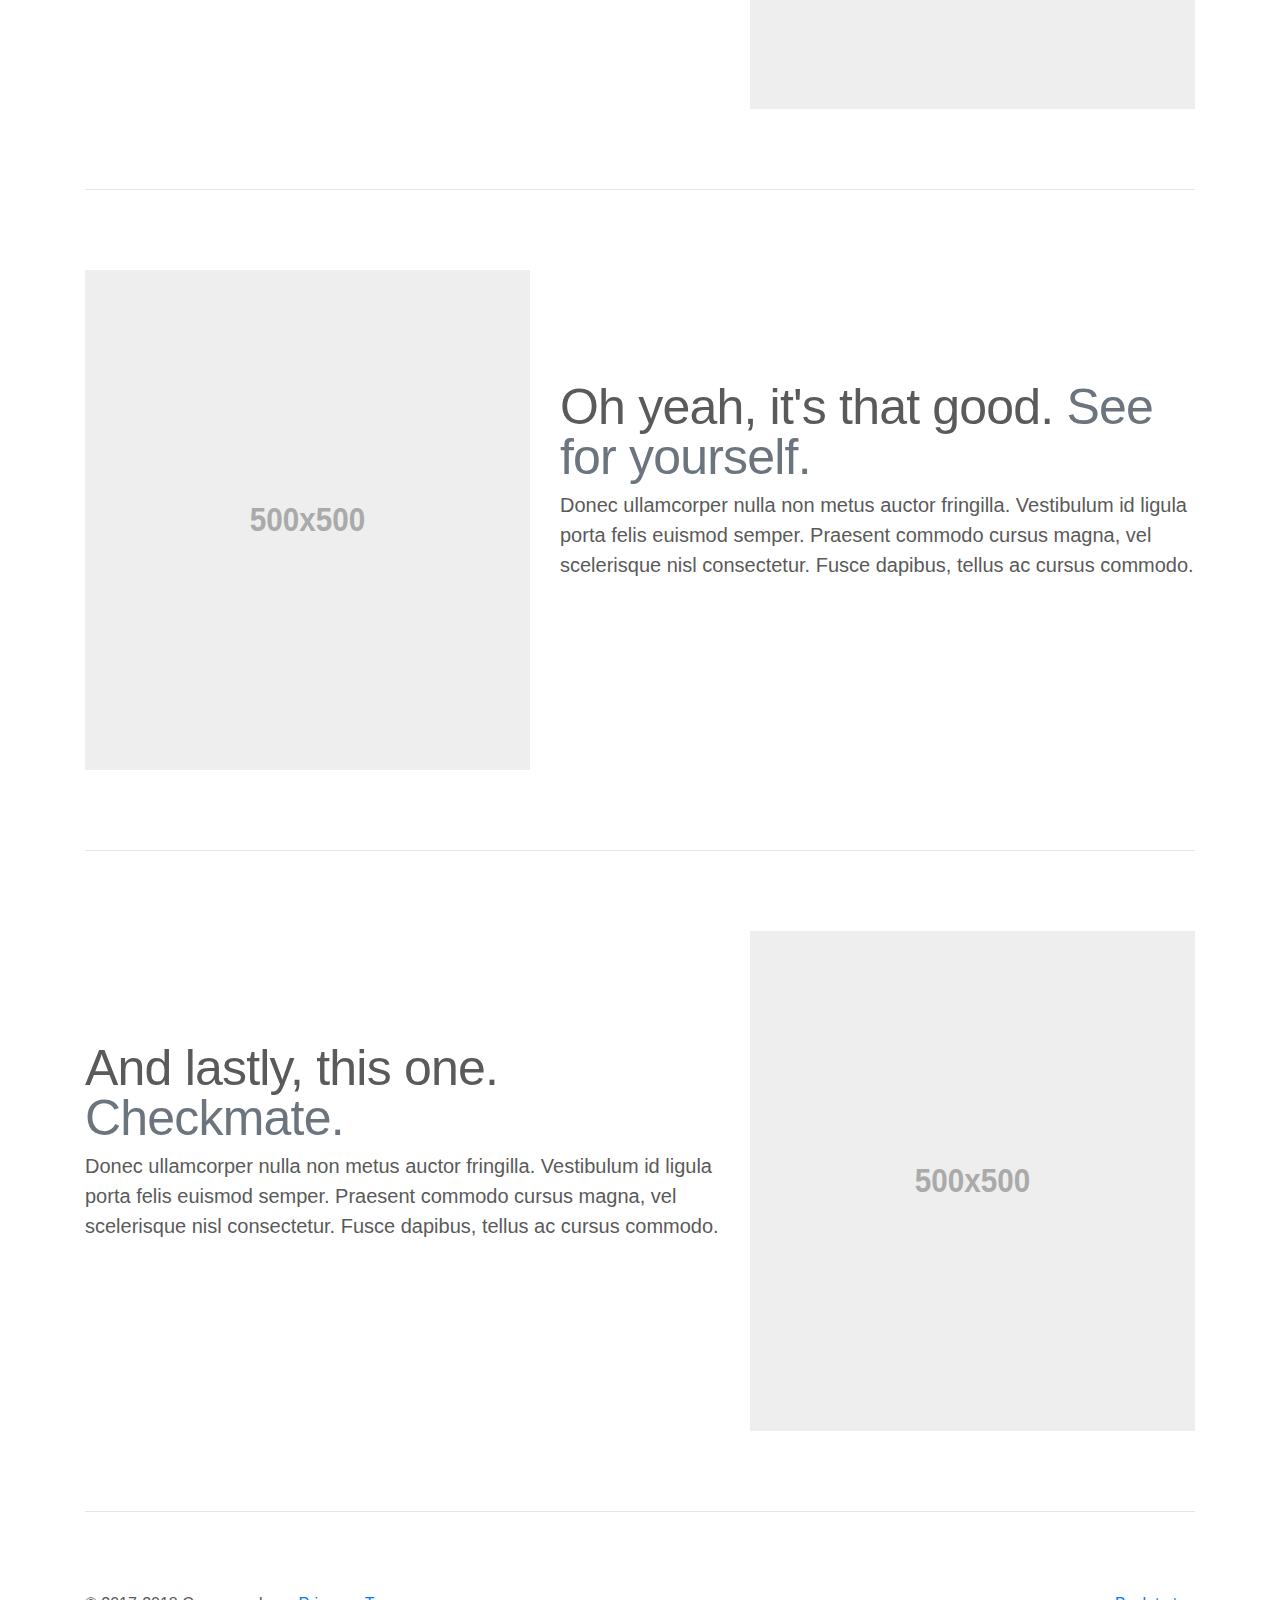
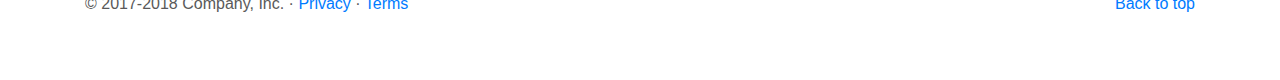
<file: bootstrap-4.0.0/docs/4.0/examples/carousel/index.html>
<!doctype html>
<html lang="en">
  <head>
    <meta charset="utf-8">
    <meta name="viewport" content="width=device-width, initial-scale=1, shrink-to-fit=no">
    <meta name="description" content="">
    <meta name="author" content="">
    <link rel="icon" href="../../../../favicon.ico">

    <title>Carousel Template for Bootstrap</title>

    <!-- Bootstrap core CSS -->
    <link href="../../../../dist/css/bootstrap.min.css" rel="stylesheet">

    <!-- Custom styles for this template -->
    <link href="carousel.css" rel="stylesheet">
  </head>
  <body>

    <header>
      <nav class="navbar navbar-expand-md navbar-dark fixed-top bg-dark">
        <a class="navbar-brand" href="#">Carousel</a>
        <button class="navbar-toggler" type="button" data-toggle="collapse" data-target="#navbarCollapse" aria-controls="navbarCollapse" aria-expanded="false" aria-label="Toggle navigation">
          <span class="navbar-toggler-icon"></span>
        </button>
        <div class="collapse navbar-collapse" id="navbarCollapse">
          <ul class="navbar-nav mr-auto">
            <li class="nav-item active">
              <a class="nav-link" href="#">Home <span class="sr-only">(current)</span></a>
            </li>
            <li class="nav-item">
              <a class="nav-link" href="#">Link</a>
            </li>
            <li class="nav-item">
              <a class="nav-link disabled" href="#">Disabled</a>
            </li>
          </ul>
          <form class="form-inline mt-2 mt-md-0">
            <input class="form-control mr-sm-2" type="text" placeholder="Search" aria-label="Search">
            <button class="btn btn-outline-success my-2 my-sm-0" type="submit">Search</button>
          </form>
        </div>
      </nav>
    </header>

    <main role="main">

      <div id="myCarousel" class="carousel slide" data-ride="carousel">
        <ol class="carousel-indicators">
          <li data-target="#myCarousel" data-slide-to="0" class="active"></li>
          <li data-target="#myCarousel" data-slide-to="1"></li>
          <li data-target="#myCarousel" data-slide-to="2"></li>
        </ol>
        <div class="carousel-inner">
          <div class="carousel-item active">
            <img class="first-slide" src="[data-uri]" alt="First slide">
            <div class="container">
              <div class="carousel-caption text-left">
                <h1>Example headline.</h1>
                <p>Cras justo odio, dapibus ac facilisis in, egestas eget quam. Donec id elit non mi porta gravida at eget metus. Nullam id dolor id nibh ultricies vehicula ut id elit.</p>
                <p><a class="btn btn-lg btn-primary" href="#" role="button">Sign up today</a></p>
              </div>
            </div>
          </div>
          <div class="carousel-item">
            <img class="second-slide" src="[data-uri]" alt="Second slide">
            <div class="container">
              <div class="carousel-caption">
                <h1>Another example headline.</h1>
                <p>Cras justo odio, dapibus ac facilisis in, egestas eget quam. Donec id elit non mi porta gravida at eget metus. Nullam id dolor id nibh ultricies vehicula ut id elit.</p>
                <p><a class="btn btn-lg btn-primary" href="#" role="button">Learn more</a></p>
              </div>
            </div>
          </div>
          <div class="carousel-item">
            <img class="third-slide" src="[data-uri]" alt="Third slide">
            <div class="container">
              <div class="carousel-caption text-right">
                <h1>One more for good measure.</h1>
                <p>Cras justo odio, dapibus ac facilisis in, egestas eget quam. Donec id elit non mi porta gravida at eget metus. Nullam id dolor id nibh ultricies vehicula ut id elit.</p>
                <p><a class="btn btn-lg btn-primary" href="#" role="button">Browse gallery</a></p>
              </div>
            </div>
          </div>
        </div>
        <a class="carousel-control-prev" href="#myCarousel" role="button" data-slide="prev">
          <span class="carousel-control-prev-icon" aria-hidden="true"></span>
          <span class="sr-only">Previous</span>
        </a>
        <a class="carousel-control-next" href="#myCarousel" role="button" data-slide="next">
          <span class="carousel-control-next-icon" aria-hidden="true"></span>
          <span class="sr-only">Next</span>
        </a>
      </div>


      <!-- Marketing messaging and featurettes
      ================================================== -->
      <!-- Wrap the rest of the page in another container to center all the content. -->

      <div class="container marketing">

        <!-- Three columns of text below the carousel -->
        <div class="row">
          <div class="col-lg-4">
            <img class="rounded-circle" src="[data-uri]" alt="Generic placeholder image" width="140" height="140">
            <h2>Heading</h2>
            <p>Donec sed odio dui. Etiam porta sem malesuada magna mollis euismod. Nullam id dolor id nibh ultricies vehicula ut id elit. Morbi leo risus, porta ac consectetur ac, vestibulum at eros. Praesent commodo cursus magna.</p>
            <p><a class="btn btn-secondary" href="#" role="button">View details &raquo;</a></p>
          </div><!-- /.col-lg-4 -->
          <div class="col-lg-4">
            <img class="rounded-circle" src="[data-uri]" alt="Generic placeholder image" width="140" height="140">
            <h2>Heading</h2>
            <p>Duis mollis, est non commodo luctus, nisi erat porttitor ligula, eget lacinia odio sem nec elit. Cras mattis consectetur purus sit amet fermentum. Fusce dapibus, tellus ac cursus commodo, tortor mauris condimentum nibh.</p>
            <p><a class="btn btn-secondary" href="#" role="button">View details &raquo;</a></p>
          </div><!-- /.col-lg-4 -->
          <div class="col-lg-4">
            <img class="rounded-circle" src="[data-uri]" alt="Generic placeholder image" width="140" height="140">
            <h2>Heading</h2>
            <p>Donec sed odio dui. Cras justo odio, dapibus ac facilisis in, egestas eget quam. Vestibulum id ligula porta felis euismod semper. Fusce dapibus, tellus ac cursus commodo, tortor mauris condimentum nibh, ut fermentum massa justo sit amet risus.</p>
            <p><a class="btn btn-secondary" href="#" role="button">View details &raquo;</a></p>
          </div><!-- /.col-lg-4 -->
        </div><!-- /.row -->


        <!-- START THE FEATURETTES -->

        <hr class="featurette-divider">

        <div class="row featurette">
          <div class="col-md-7">
            <h2 class="featurette-heading">First featurette heading. <span class="text-muted">It'll blow your mind.</span></h2>
            <p class="lead">Donec ullamcorper nulla non metus auctor fringilla. Vestibulum id ligula porta felis euismod semper. Praesent commodo cursus magna, vel scelerisque nisl consectetur. Fusce dapibus, tellus ac cursus commodo.</p>
          </div>
          <div class="col-md-5">
            <img class="featurette-image img-fluid mx-auto" data-src="holder.js/500x500/auto" alt="Generic placeholder image">
          </div>
        </div>

        <hr class="featurette-divider">

        <div class="row featurette">
          <div class="col-md-7 order-md-2">
            <h2 class="featurette-heading">Oh yeah, it's that good. <span class="text-muted">See for yourself.</span></h2>
            <p class="lead">Donec ullamcorper nulla non metus auctor fringilla. Vestibulum id ligula porta felis euismod semper. Praesent commodo cursus magna, vel scelerisque nisl consectetur. Fusce dapibus, tellus ac cursus commodo.</p>
          </div>
          <div class="col-md-5 order-md-1">
            <img class="featurette-image img-fluid mx-auto" data-src="holder.js/500x500/auto" alt="Generic placeholder image">
          </div>
        </div>

        <hr class="featurette-divider">

        <div class="row featurette">
          <div class="col-md-7">
            <h2 class="featurette-heading">And lastly, this one. <span class="text-muted">Checkmate.</span></h2>
            <p class="lead">Donec ullamcorper nulla non metus auctor fringilla. Vestibulum id ligula porta felis euismod semper. Praesent commodo cursus magna, vel scelerisque nisl consectetur. Fusce dapibus, tellus ac cursus commodo.</p>
          </div>
          <div class="col-md-5">
            <img class="featurette-image img-fluid mx-auto" data-src="holder.js/500x500/auto" alt="Generic placeholder image">
          </div>
        </div>

        <hr class="featurette-divider">

        <!-- /END THE FEATURETTES -->

      </div><!-- /.container -->


      <!-- FOOTER -->
      <footer class="container">
        <p class="float-right"><a href="#">Back to top</a></p>
        <p>&copy; 2017-2018 Company, Inc. &middot; <a href="#">Privacy</a> &middot; <a href="#">Terms</a></p>
      </footer>
    </main>

    <!-- Bootstrap core JavaScript
    ================================================== -->
    <!-- Placed at the end of the document so the pages load faster -->
    <script src="https://code.jquery.com/jquery-3.2.1.slim.min.js" integrity="sha384-KJ3o2DKtIkvYIK3UENzmM7KCkRr/rE9/Qpg6aAZGJwFDMVNA/GpGFF93hXpG5KkN" crossorigin="anonymous"></script>
    <script>window.jQuery || document.write('<script src="../../../../assets/js/vendor/jquery-slim.min.js"><\/script>')</script>
    <script src="../../../../assets/js/vendor/popper.min.js"></script>
    <script src="../../../../dist/js/bootstrap.min.js"></script>
    <!-- Just to make our placeholder images work. Don't actually copy the next line! -->
    <script src="../../../../assets/js/vendor/holder.min.js"></script>
  </body>
</html>
</file>
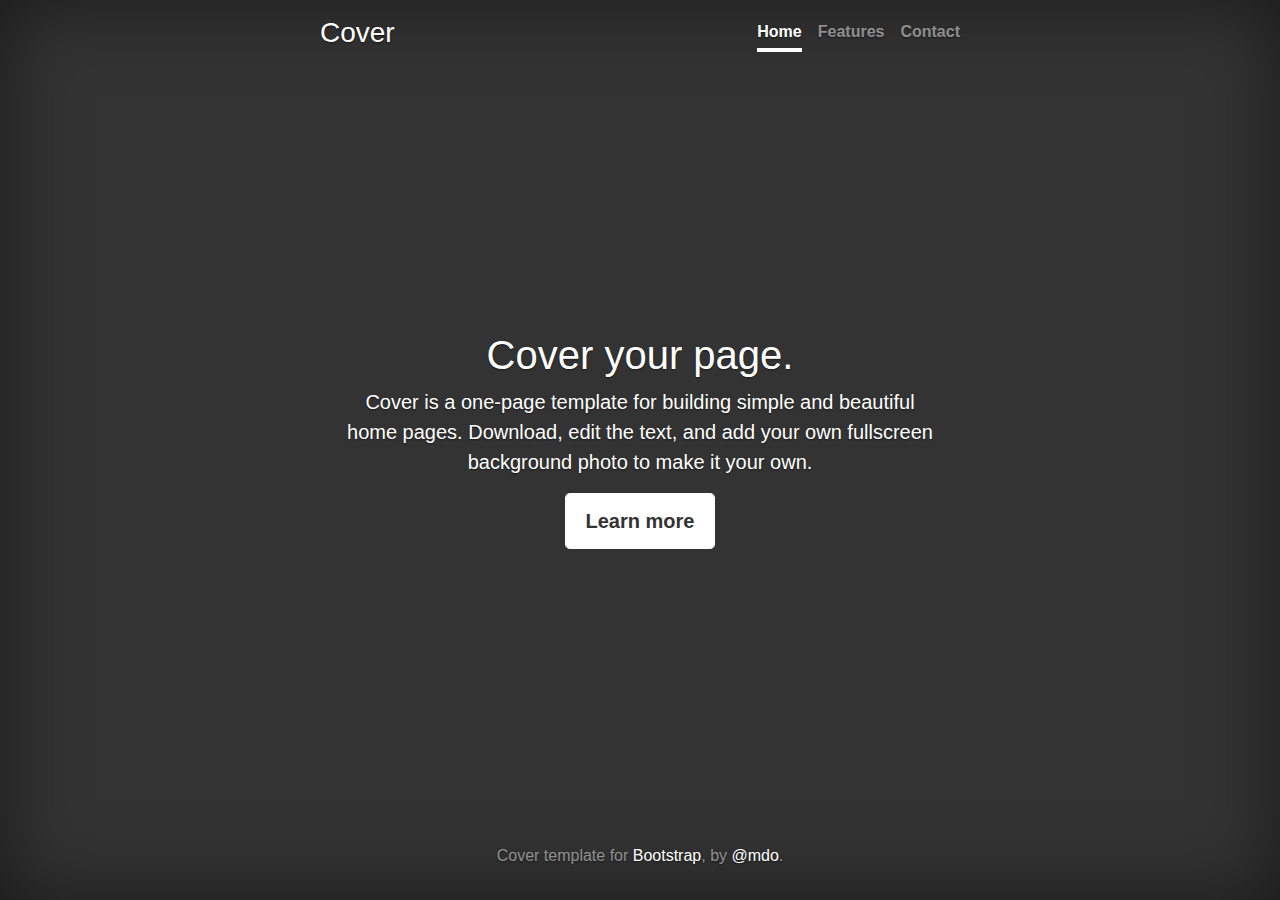
<file: bootstrap-4.0.0/docs/4.0/examples/cover/index.html>
<!doctype html>
<html lang="en">
  <head>
    <meta charset="utf-8">
    <meta name="viewport" content="width=device-width, initial-scale=1, shrink-to-fit=no">
    <meta name="description" content="">
    <meta name="author" content="">
    <link rel="icon" href="../../../../favicon.ico">

    <title>Cover Template for Bootstrap</title>

    <!-- Bootstrap core CSS -->
    <link href="../../../../dist/css/bootstrap.min.css" rel="stylesheet">

    <!-- Custom styles for this template -->
    <link href="cover.css" rel="stylesheet">
  </head>

  <body class="text-center">

    <div class="cover-container d-flex h-100 p-3 mx-auto flex-column">
      <header class="masthead mb-auto">
        <div class="inner">
          <h3 class="masthead-brand">Cover</h3>
          <nav class="nav nav-masthead justify-content-center">
            <a class="nav-link active" href="#">Home</a>
            <a class="nav-link" href="#">Features</a>
            <a class="nav-link" href="#">Contact</a>
          </nav>
        </div>
      </header>

      <main role="main" class="inner cover">
        <h1 class="cover-heading">Cover your page.</h1>
        <p class="lead">Cover is a one-page template for building simple and beautiful home pages. Download, edit the text, and add your own fullscreen background photo to make it your own.</p>
        <p class="lead">
          <a href="#" class="btn btn-lg btn-secondary">Learn more</a>
        </p>
      </main>

      <footer class="mastfoot mt-auto">
        <div class="inner">
          <p>Cover template for <a href="https://getbootstrap.com/">Bootstrap</a>, by <a href="https://twitter.com/mdo">@mdo</a>.</p>
        </div>
      </footer>
    </div>


    <!-- Bootstrap core JavaScript
    ================================================== -->
    <!-- Placed at the end of the document so the pages load faster -->
    <script src="https://code.jquery.com/jquery-3.2.1.slim.min.js" integrity="sha384-KJ3o2DKtIkvYIK3UENzmM7KCkRr/rE9/Qpg6aAZGJwFDMVNA/GpGFF93hXpG5KkN" crossorigin="anonymous"></script>
    <script>window.jQuery || document.write('<script src="../../../../assets/js/vendor/jquery-slim.min.js"><\/script>')</script>
    <script src="../../../../assets/js/vendor/popper.min.js"></script>
    <script src="../../../../dist/js/bootstrap.min.js"></script>
  </body>
</html>
</file>
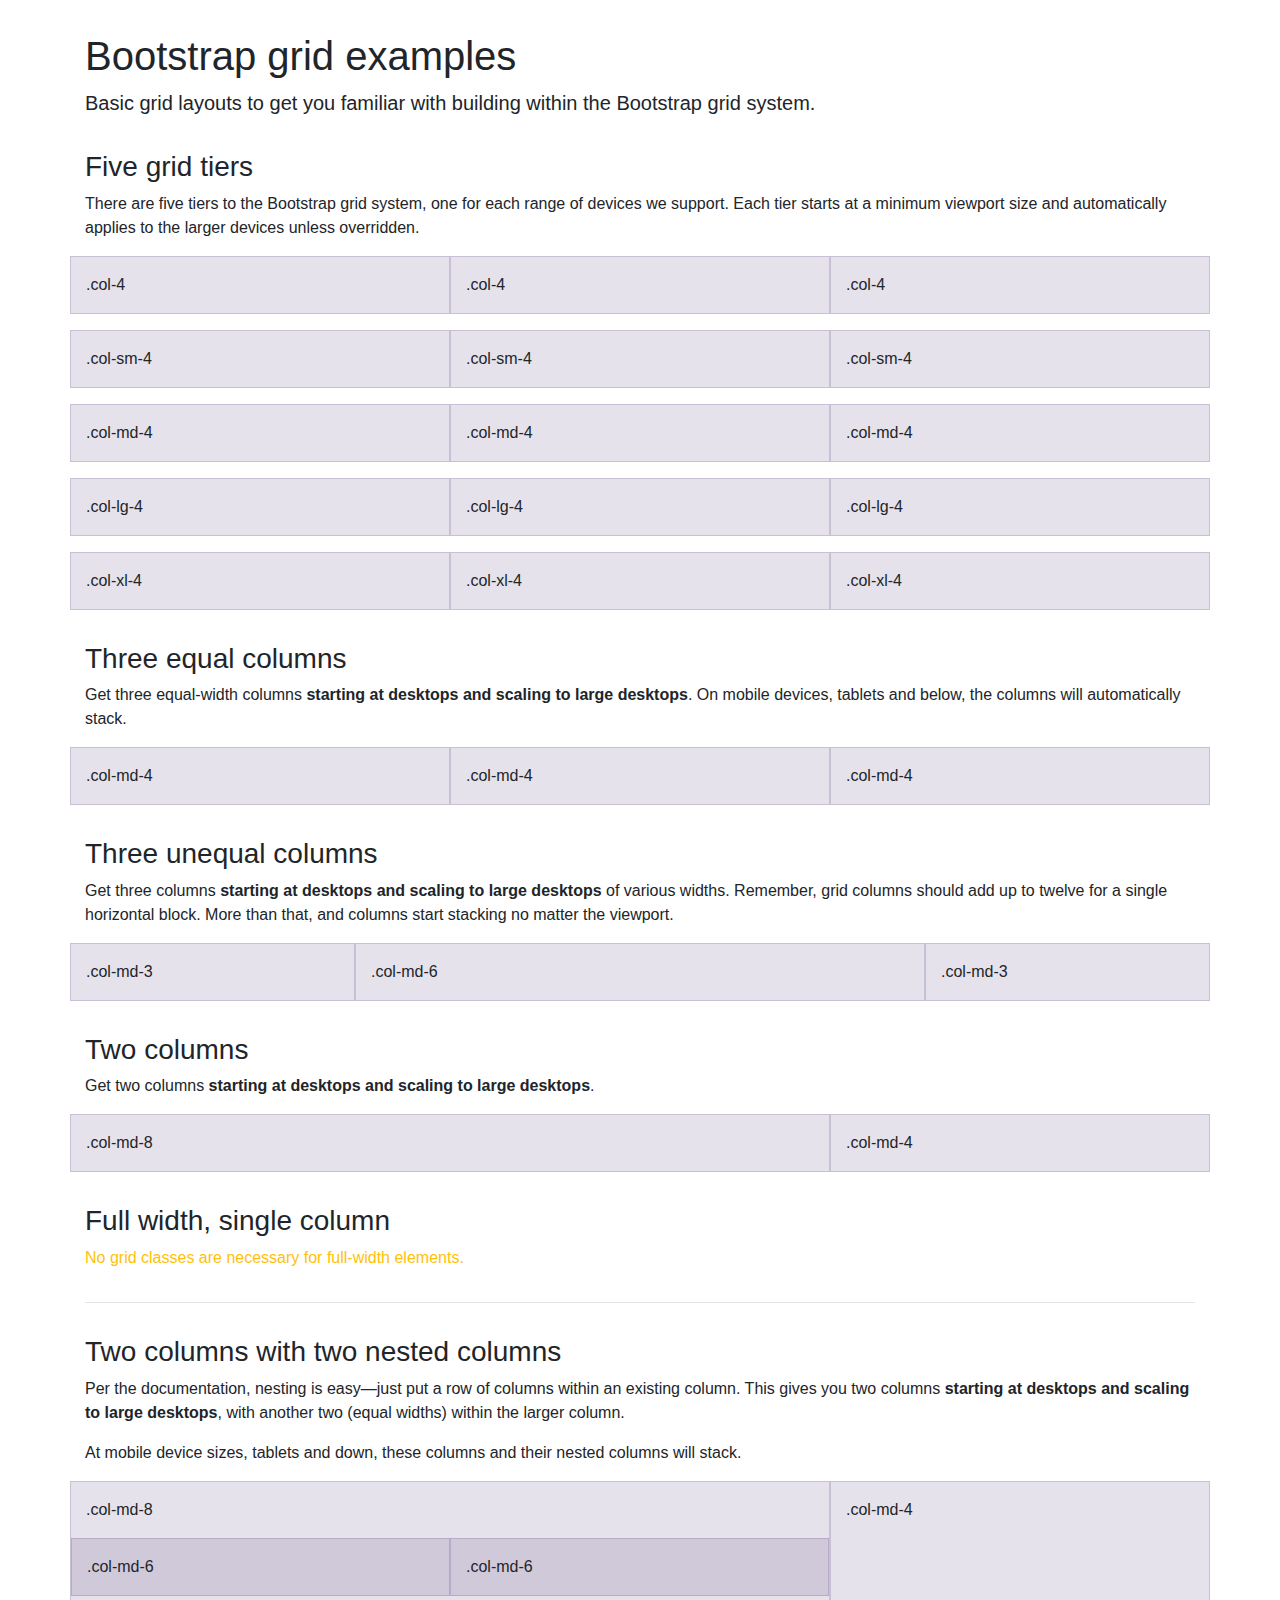
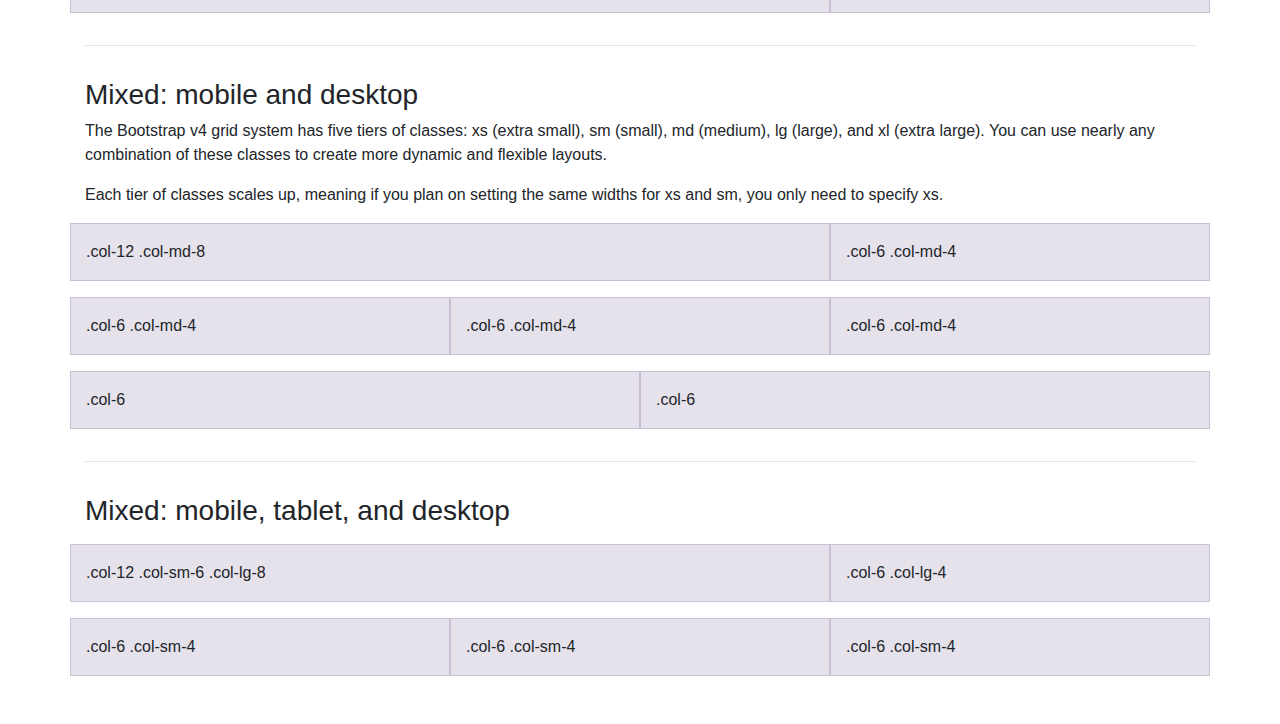
<file: bootstrap-4.0.0/docs/4.0/examples/grid/index.html>
<!doctype html>
<html lang="en">
  <head>
    <meta charset="utf-8">
    <meta name="viewport" content="width=device-width, initial-scale=1, shrink-to-fit=no">
    <meta name="description" content="">
    <meta name="author" content="">
    <link rel="icon" href="../../../../favicon.ico">

    <title>Grid Template for Bootstrap</title>

    <!-- Bootstrap core CSS -->
    <link href="../../../../dist/css/bootstrap.min.css" rel="stylesheet">

    <!-- Custom styles for this template -->
    <link href="grid.css" rel="stylesheet">
  </head>

  <body>
    <div class="container">

      <h1>Bootstrap grid examples</h1>
      <p class="lead">Basic grid layouts to get you familiar with building within the Bootstrap grid system.</p>

      <h3>Five grid tiers</h3>
      <p>There are five tiers to the Bootstrap grid system, one for each range of devices we support. Each tier starts at a minimum viewport size and automatically applies to the larger devices unless overridden.</p>

      <div class="row">
        <div class="col-4">.col-4</div>
        <div class="col-4">.col-4</div>
        <div class="col-4">.col-4</div>
      </div>

      <div class="row">
        <div class="col-sm-4">.col-sm-4</div>
        <div class="col-sm-4">.col-sm-4</div>
        <div class="col-sm-4">.col-sm-4</div>
      </div>

      <div class="row">
        <div class="col-md-4">.col-md-4</div>
        <div class="col-md-4">.col-md-4</div>
        <div class="col-md-4">.col-md-4</div>
      </div>

      <div class="row">
        <div class="col-lg-4">.col-lg-4</div>
        <div class="col-lg-4">.col-lg-4</div>
        <div class="col-lg-4">.col-lg-4</div>
      </div>

      <div class="row">
        <div class="col-xl-4">.col-xl-4</div>
        <div class="col-xl-4">.col-xl-4</div>
        <div class="col-xl-4">.col-xl-4</div>
      </div>

      <h3>Three equal columns</h3>
      <p>Get three equal-width columns <strong>starting at desktops and scaling to large desktops</strong>. On mobile devices, tablets and below, the columns will automatically stack.</p>
      <div class="row">
        <div class="col-md-4">.col-md-4</div>
        <div class="col-md-4">.col-md-4</div>
        <div class="col-md-4">.col-md-4</div>
      </div>

      <h3>Three unequal columns</h3>
      <p>Get three columns <strong>starting at desktops and scaling to large desktops</strong> of various widths. Remember, grid columns should add up to twelve for a single horizontal block. More than that, and columns start stacking no matter the viewport.</p>
      <div class="row">
        <div class="col-md-3">.col-md-3</div>
        <div class="col-md-6">.col-md-6</div>
        <div class="col-md-3">.col-md-3</div>
      </div>

      <h3>Two columns</h3>
      <p>Get two columns <strong>starting at desktops and scaling to large desktops</strong>.</p>
      <div class="row">
        <div class="col-md-8">.col-md-8</div>
        <div class="col-md-4">.col-md-4</div>
      </div>

      <h3>Full width, single column</h3>
      <p class="text-warning">No grid classes are necessary for full-width elements.</p>

      <hr>

      <h3>Two columns with two nested columns</h3>
      <p>Per the documentation, nesting is easy—just put a row of columns within an existing column. This gives you two columns <strong>starting at desktops and scaling to large desktops</strong>, with another two (equal widths) within the larger column.</p>
      <p>At mobile device sizes, tablets and down, these columns and their nested columns will stack.</p>
      <div class="row">
        <div class="col-md-8">
          .col-md-8
          <div class="row">
            <div class="col-md-6">.col-md-6</div>
            <div class="col-md-6">.col-md-6</div>
          </div>
        </div>
        <div class="col-md-4">.col-md-4</div>
      </div>

      <hr>

      <h3>Mixed: mobile and desktop</h3>
      <p>The Bootstrap v4 grid system has five tiers of classes: xs (extra small), sm (small), md (medium), lg (large), and xl (extra large). You can use nearly any combination of these classes to create more dynamic and flexible layouts.</p>
      <p>Each tier of classes scales up, meaning if you plan on setting the same widths for xs and sm, you only need to specify xs.</p>
      <div class="row">
        <div class="col-12 col-md-8">.col-12 .col-md-8</div>
        <div class="col-6 col-md-4">.col-6 .col-md-4</div>
      </div>
      <div class="row">
        <div class="col-6 col-md-4">.col-6 .col-md-4</div>
        <div class="col-6 col-md-4">.col-6 .col-md-4</div>
        <div class="col-6 col-md-4">.col-6 .col-md-4</div>
      </div>
      <div class="row">
        <div class="col-6">.col-6</div>
        <div class="col-6">.col-6</div>
      </div>

      <hr>

      <h3>Mixed: mobile, tablet, and desktop</h3>
      <p></p>
      <div class="row">
        <div class="col-12 col-sm-6 col-lg-8">.col-12 .col-sm-6 .col-lg-8</div>
        <div class="col-6 col-lg-4">.col-6 .col-lg-4</div>
      </div>
      <div class="row">
        <div class="col-6 col-sm-4">.col-6 .col-sm-4</div>
        <div class="col-6 col-sm-4">.col-6 .col-sm-4</div>
        <div class="col-6 col-sm-4">.col-6 .col-sm-4</div>
      </div>

    </div> <!-- /container -->
  </body>
</html>
</file>
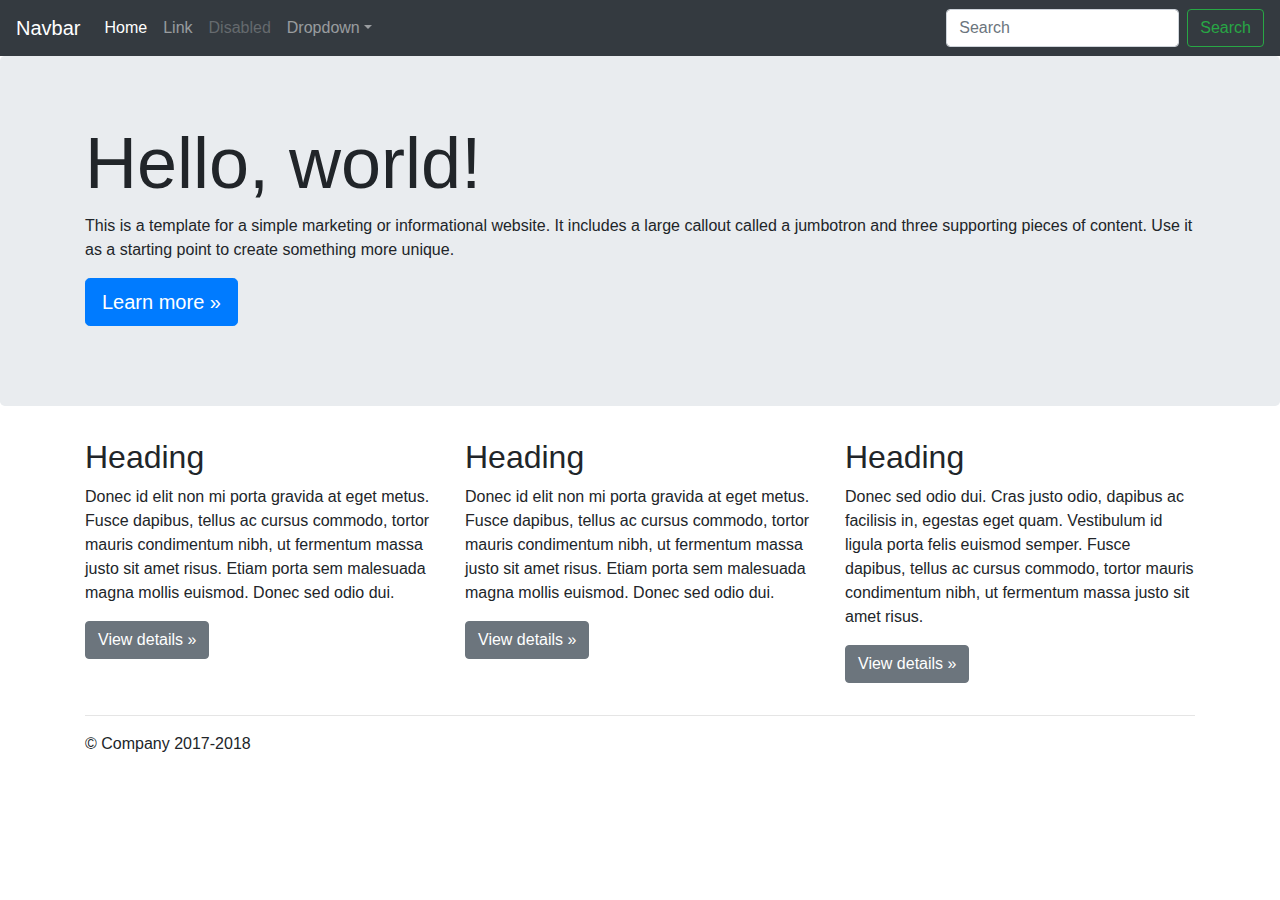
<file: bootstrap-4.0.0/docs/4.0/examples/jumbotron/index.html>
<!doctype html>
<html lang="en">
  <head>
    <meta charset="utf-8">
    <meta name="viewport" content="width=device-width, initial-scale=1, shrink-to-fit=no">
    <meta name="description" content="">
    <meta name="author" content="">
    <link rel="icon" href="../../../../favicon.ico">

    <title>Jumbotron Template for Bootstrap</title>

    <!-- Bootstrap core CSS -->
    <link href="../../../../dist/css/bootstrap.min.css" rel="stylesheet">

    <!-- Custom styles for this template -->
    <link href="jumbotron.css" rel="stylesheet">
  </head>

  <body>

    <nav class="navbar navbar-expand-md navbar-dark fixed-top bg-dark">
      <a class="navbar-brand" href="#">Navbar</a>
      <button class="navbar-toggler" type="button" data-toggle="collapse" data-target="#navbarsExampleDefault" aria-controls="navbarsExampleDefault" aria-expanded="false" aria-label="Toggle navigation">
        <span class="navbar-toggler-icon"></span>
      </button>

      <div class="collapse navbar-collapse" id="navbarsExampleDefault">
        <ul class="navbar-nav mr-auto">
          <li class="nav-item active">
            <a class="nav-link" href="#">Home <span class="sr-only">(current)</span></a>
          </li>
          <li class="nav-item">
            <a class="nav-link" href="#">Link</a>
          </li>
          <li class="nav-item">
            <a class="nav-link disabled" href="#">Disabled</a>
          </li>
          <li class="nav-item dropdown">
            <a class="nav-link dropdown-toggle" href="http://example.com" id="dropdown01" data-toggle="dropdown" aria-haspopup="true" aria-expanded="false">Dropdown</a>
            <div class="dropdown-menu" aria-labelledby="dropdown01">
              <a class="dropdown-item" href="#">Action</a>
              <a class="dropdown-item" href="#">Another action</a>
              <a class="dropdown-item" href="#">Something else here</a>
            </div>
          </li>
        </ul>
        <form class="form-inline my-2 my-lg-0">
          <input class="form-control mr-sm-2" type="text" placeholder="Search" aria-label="Search">
          <button class="btn btn-outline-success my-2 my-sm-0" type="submit">Search</button>
        </form>
      </div>
    </nav>

    <main role="main">

      <!-- Main jumbotron for a primary marketing message or call to action -->
      <div class="jumbotron">
        <div class="container">
          <h1 class="display-3">Hello, world!</h1>
          <p>This is a template for a simple marketing or informational website. It includes a large callout called a jumbotron and three supporting pieces of content. Use it as a starting point to create something more unique.</p>
          <p><a class="btn btn-primary btn-lg" href="#" role="button">Learn more &raquo;</a></p>
        </div>
      </div>

      <div class="container">
        <!-- Example row of columns -->
        <div class="row">
          <div class="col-md-4">
            <h2>Heading</h2>
            <p>Donec id elit non mi porta gravida at eget metus. Fusce dapibus, tellus ac cursus commodo, tortor mauris condimentum nibh, ut fermentum massa justo sit amet risus. Etiam porta sem malesuada magna mollis euismod. Donec sed odio dui. </p>
            <p><a class="btn btn-secondary" href="#" role="button">View details &raquo;</a></p>
          </div>
          <div class="col-md-4">
            <h2>Heading</h2>
            <p>Donec id elit non mi porta gravida at eget metus. Fusce dapibus, tellus ac cursus commodo, tortor mauris condimentum nibh, ut fermentum massa justo sit amet risus. Etiam porta sem malesuada magna mollis euismod. Donec sed odio dui. </p>
            <p><a class="btn btn-secondary" href="#" role="button">View details &raquo;</a></p>
          </div>
          <div class="col-md-4">
            <h2>Heading</h2>
            <p>Donec sed odio dui. Cras justo odio, dapibus ac facilisis in, egestas eget quam. Vestibulum id ligula porta felis euismod semper. Fusce dapibus, tellus ac cursus commodo, tortor mauris condimentum nibh, ut fermentum massa justo sit amet risus.</p>
            <p><a class="btn btn-secondary" href="#" role="button">View details &raquo;</a></p>
          </div>
        </div>

        <hr>

      </div> <!-- /container -->

    </main>

    <footer class="container">
      <p>&copy; Company 2017-2018</p>
    </footer>

    <!-- Bootstrap core JavaScript
    ================================================== -->
    <!-- Placed at the end of the document so the pages load faster -->
    <script src="https://code.jquery.com/jquery-3.2.1.slim.min.js" integrity="sha384-KJ3o2DKtIkvYIK3UENzmM7KCkRr/rE9/Qpg6aAZGJwFDMVNA/GpGFF93hXpG5KkN" crossorigin="anonymous"></script>
    <script>window.jQuery || document.write('<script src="../../../../assets/js/vendor/jquery-slim.min.js"><\/script>')</script>
    <script src="../../../../assets/js/vendor/popper.min.js"></script>
    <script src="../../../../dist/js/bootstrap.min.js"></script>
  </body>
</html>
</file>
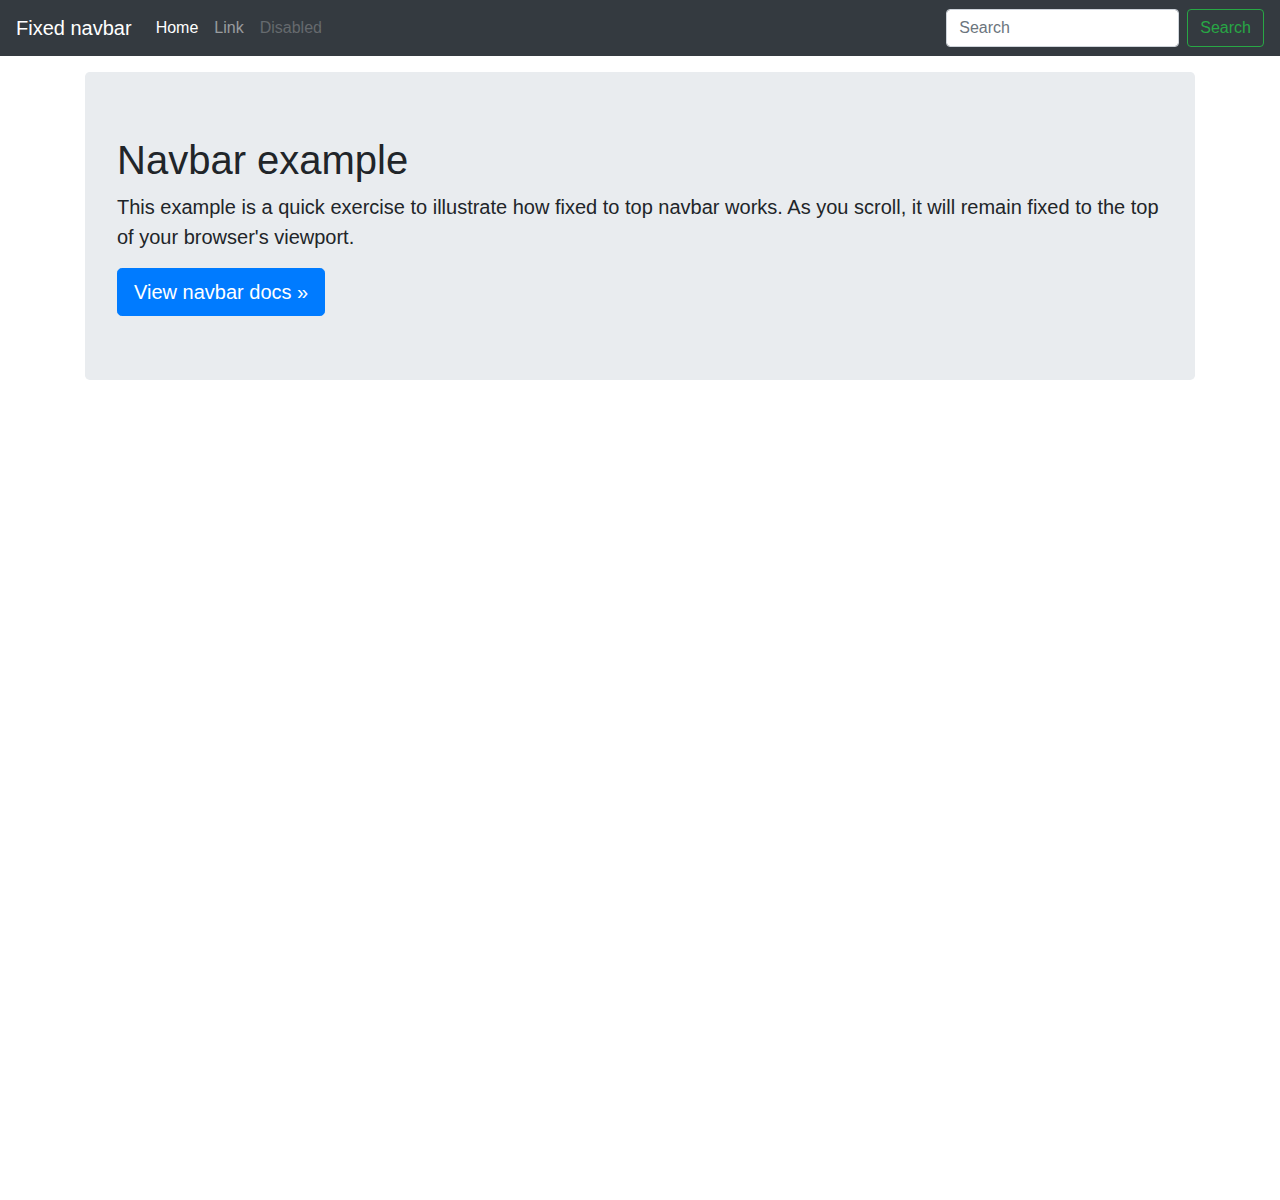
<file: bootstrap-4.0.0/docs/4.0/examples/navbar-fixed/index.html>
<!doctype html>
<html lang="en">
  <head>
    <meta charset="utf-8">
    <meta name="viewport" content="width=device-width, initial-scale=1, shrink-to-fit=no">
    <meta name="description" content="">
    <meta name="author" content="">
    <link rel="icon" href="../../../../favicon.ico">

    <title>Fixed top navbar example for Bootstrap</title>

    <!-- Bootstrap core CSS -->
    <link href="../../../../dist/css/bootstrap.min.css" rel="stylesheet">

    <!-- Custom styles for this template -->
    <link href="navbar-top-fixed.css" rel="stylesheet">
  </head>

  <body>

    <nav class="navbar navbar-expand-md navbar-dark fixed-top bg-dark">
      <a class="navbar-brand" href="#">Fixed navbar</a>
      <button class="navbar-toggler" type="button" data-toggle="collapse" data-target="#navbarCollapse" aria-controls="navbarCollapse" aria-expanded="false" aria-label="Toggle navigation">
        <span class="navbar-toggler-icon"></span>
      </button>
      <div class="collapse navbar-collapse" id="navbarCollapse">
        <ul class="navbar-nav mr-auto">
          <li class="nav-item active">
            <a class="nav-link" href="#">Home <span class="sr-only">(current)</span></a>
          </li>
          <li class="nav-item">
            <a class="nav-link" href="#">Link</a>
          </li>
          <li class="nav-item">
            <a class="nav-link disabled" href="#">Disabled</a>
          </li>
        </ul>
        <form class="form-inline mt-2 mt-md-0">
          <input class="form-control mr-sm-2" type="text" placeholder="Search" aria-label="Search">
          <button class="btn btn-outline-success my-2 my-sm-0" type="submit">Search</button>
        </form>
      </div>
    </nav>

    <main role="main" class="container">
      <div class="jumbotron">
        <h1>Navbar example</h1>
        <p class="lead">This example is a quick exercise to illustrate how fixed to top navbar works. As you scroll, it will remain fixed to the top of your browser's viewport.</p>
        <a class="btn btn-lg btn-primary" href="../../components/navbar/" role="button">View navbar docs &raquo;</a>
      </div>
    </main>

    <!-- Bootstrap core JavaScript
    ================================================== -->
    <!-- Placed at the end of the document so the pages load faster -->
    <script src="https://code.jquery.com/jquery-3.2.1.slim.min.js" integrity="sha384-KJ3o2DKtIkvYIK3UENzmM7KCkRr/rE9/Qpg6aAZGJwFDMVNA/GpGFF93hXpG5KkN" crossorigin="anonymous"></script>
    <script>window.jQuery || document.write('<script src="../../../../assets/js/vendor/jquery-slim.min.js"><\/script>')</script>
    <script src="../../../../assets/js/vendor/popper.min.js"></script>
    <script src="../../../../dist/js/bootstrap.min.js"></script>
  </body>
</html>
</file>
<file: style.css>
body { 
     background-color: rgba(0, 0, 0, 0.863); 
}  
 #pad{
     background-color:white;
     width: 400px;
     height: 80px;
     font-size: 70px;
     margin-top: 60px;
 }
 #azul{
     margin-left:480px ;
     padding: 10px 30px 10px 30px;
     font-size: 50px;
 }
 #azu{
       padding:10px 40px 10px 40px ;  
     font-size: 50px;
     margin-left: -15px;
 }
 #az{
     padding: 70px 30px 70px 30px;
     font-size: 50px;
     margin-left: -28px;
 }
</file>
<file: bootstrap-4.0.0/docs/4.0/examples/album/album.css>
:root {
  --jumbotron-padding-y: 3rem;
}

.jumbotron {
  padding-top: var(--jumbotron-padding-y);
  padding-bottom: var(--jumbotron-padding-y);
  margin-bottom: 0;
  background-color: #fff;
}
@media (min-width: 768px) {
  .jumbotron {
    padding-top: calc(var(--jumbotron-padding-y) * 2);
    padding-bottom: calc(var(--jumbotron-padding-y) * 2);
  }
}

.jumbotron p:last-child {
  margin-bottom: 0;
}

.jumbotron-heading {
  font-weight: 300;
}

.jumbotron .container {
  max-width: 40rem;
}

footer {
  padding-top: 3rem;
  padding-bottom: 3rem;
}

footer p {
  margin-bottom: .25rem;
}

.box-shadow { box-shadow: 0 .25rem .75rem rgba(0, 0, 0, .05); }
</file>
<file: bootstrap-4.0.0/docs/4.0/examples/blog/blog.css>
/* stylelint-disable selector-list-comma-newline-after */

.blog-header {
  line-height: 1;
  border-bottom: 1px solid #e5e5e5;
}

.blog-header-logo {
  font-family: "Playfair Display", Georgia, "Times New Roman", serif;
  font-size: 2.25rem;
}

.blog-header-logo:hover {
  text-decoration: none;
}

h1, h2, h3, h4, h5, h6 {
  font-family: "Playfair Display", Georgia, "Times New Roman", serif;
}

.display-4 {
  font-size: 2.5rem;
}
@media (min-width: 768px) {
  .display-4 {
    font-size: 3rem;
  }
}

.nav-scroller {
  position: relative;
  z-index: 2;
  height: 2.75rem;
  overflow-y: hidden;
}

.nav-scroller .nav {
  display: -webkit-box;
  display: -ms-flexbox;
  display: flex;
  -ms-flex-wrap: nowrap;
  flex-wrap: nowrap;
  padding-bottom: 1rem;
  margin-top: -1px;
  overflow-x: auto;
  text-align: center;
  white-space: nowrap;
  -webkit-overflow-scrolling: touch;
}

.nav-scroller .nav-link {
  padding-top: .75rem;
  padding-bottom: .75rem;
  font-size: .875rem;
}

.card-img-right {
  height: 100%;
  border-radius: 0 3px 3px 0;
}

.flex-auto {
  -ms-flex: 0 0 auto;
  -webkit-box-flex: 0;
  flex: 0 0 auto;
}

.h-250 { height: 250px; }
@media (min-width: 768px) {
  .h-md-250 { height: 250px; }
}

.border-top { border-top: 1px solid #e5e5e5; }
.border-bottom { border-bottom: 1px solid #e5e5e5; }

.box-shadow { box-shadow: 0 .25rem .75rem rgba(0, 0, 0, .05); }

/*
 * Blog name and description
 */
.blog-title {
  margin-bottom: 0;
  font-size: 2rem;
  font-weight: 400;
}
.blog-description {
  font-size: 1.1rem;
  color: #999;
}

@media (min-width: 40em) {
  .blog-title {
    font-size: 3.5rem;
  }
}

/* Pagination */
.blog-pagination {
  margin-bottom: 4rem;
}
.blog-pagination > .btn {
  border-radius: 2rem;
}

/*
 * Blog posts
 */
.blog-post {
  margin-bottom: 4rem;
}
.blog-post-title {
  margin-bottom: .25rem;
  font-size: 2.5rem;
}
.blog-post-meta {
  margin-bottom: 1.25rem;
  color: #999;
}

/*
 * Footer
 */
.blog-footer {
  padding: 2.5rem 0;
  color: #999;
  text-align: center;
  background-color: #f9f9f9;
  border-top: .05rem solid #e5e5e5;
}
.blog-footer p:last-child {
  margin-bottom: 0;
}
</file>
<file: bootstrap-4.0.0/docs/4.0/examples/carousel/carousel.css>
/* GLOBAL STYLES
-------------------------------------------------- */
/* Padding below the footer and lighter body text */

body {
  padding-top: 3rem;
  padding-bottom: 3rem;
  color: #5a5a5a;
}


/* CUSTOMIZE THE CAROUSEL
-------------------------------------------------- */

/* Carousel base class */
.carousel {
  margin-bottom: 4rem;
}
/* Since positioning the image, we need to help out the caption */
.carousel-caption {
  bottom: 3rem;
  z-index: 10;
}

/* Declare heights because of positioning of img element */
.carousel-item {
  height: 32rem;
  background-color: #777;
}
.carousel-item > img {
  position: absolute;
  top: 0;
  left: 0;
  min-width: 100%;
  height: 32rem;
}


/* MARKETING CONTENT
-------------------------------------------------- */

/* Center align the text within the three columns below the carousel */
.marketing .col-lg-4 {
  margin-bottom: 1.5rem;
  text-align: center;
}
.marketing h2 {
  font-weight: 400;
}
.marketing .col-lg-4 p {
  margin-right: .75rem;
  margin-left: .75rem;
}


/* Featurettes
------------------------- */

.featurette-divider {
  margin: 5rem 0; /* Space out the Bootstrap <hr> more */
}

/* Thin out the marketing headings */
.featurette-heading {
  font-weight: 300;
  line-height: 1;
  letter-spacing: -.05rem;
}


/* RESPONSIVE CSS
-------------------------------------------------- */

@media (min-width: 40em) {
  /* Bump up size of carousel content */
  .carousel-caption p {
    margin-bottom: 1.25rem;
    font-size: 1.25rem;
    line-height: 1.4;
  }

  .featurette-heading {
    font-size: 50px;
  }
}

@media (min-width: 62em) {
  .featurette-heading {
    margin-top: 7rem;
  }
}
</file>
<file: bootstrap-4.0.0/docs/4.0/examples/cover/cover.css>
/*
 * Globals
 */

/* Links */
a,
a:focus,
a:hover {
  color: #fff;
}

/* Custom default button */
.btn-secondary,
.btn-secondary:hover,
.btn-secondary:focus {
  color: #333;
  text-shadow: none; /* Prevent inheritance from `body` */
  background-color: #fff;
  border: .05rem solid #fff;
}


/*
 * Base structure
 */

html,
body {
  height: 100%;
  background-color: #333;
}

body {
  display: -ms-flexbox;
  display: -webkit-box;
  display: flex;
  -ms-flex-pack: center;
  -webkit-box-pack: center;
  justify-content: center;
  color: #fff;
  text-shadow: 0 .05rem .1rem rgba(0, 0, 0, .5);
  box-shadow: inset 0 0 5rem rgba(0, 0, 0, .5);
}

.cover-container {
  max-width: 42em;
}


/*
 * Header
 */
.masthead {
  margin-bottom: 2rem;
}

.masthead-brand {
  margin-bottom: 0;
}

.nav-masthead .nav-link {
  padding: .25rem 0;
  font-weight: 700;
  color: rgba(255, 255, 255, .5);
  background-color: transparent;
  border-bottom: .25rem solid transparent;
}

.nav-masthead .nav-link:hover,
.nav-masthead .nav-link:focus {
  border-bottom-color: rgba(255, 255, 255, .25);
}

.nav-masthead .nav-link + .nav-link {
  margin-left: 1rem;
}

.nav-masthead .active {
  color: #fff;
  border-bottom-color: #fff;
}

@media (min-width: 48em) {
  .masthead-brand {
    float: left;
  }
  .nav-masthead {
    float: right;
  }
}


/*
 * Cover
 */
.cover {
  padding: 0 1.5rem;
}
.cover .btn-lg {
  padding: .75rem 1.25rem;
  font-weight: 700;
}


/*
 * Footer
 */
.mastfoot {
  color: rgba(255, 255, 255, .5);
}
</file>
<file: bootstrap-4.0.0/docs/4.0/examples/grid/grid.css>
body {
  padding-top: 2rem;
  padding-bottom: 2rem;
}

h3 {
  margin-top: 2rem;
}

.row {
  margin-bottom: 1rem;
}
.row .row {
  margin-top: 1rem;
  margin-bottom: 0;
}
[class*="col-"] {
  padding-top: 1rem;
  padding-bottom: 1rem;
  background-color: rgba(86, 61, 124, .15);
  border: 1px solid rgba(86, 61, 124, .2);
}

hr {
  margin-top: 2rem;
  margin-bottom: 2rem;
}
</file>
<file: bootstrap-4.0.0/docs/4.0/examples/jumbotron/jumbotron.css>
/* Move down content because we have a fixed navbar that is 3.5rem tall */
body {
  padding-top: 3.5rem;
}
</file>
<file: bootstrap-4.0.0/docs/4.0/examples/navbar-fixed/navbar-top-fixed.css>
/* Show it is fixed to the top */
body {
  min-height: 75rem;
  padding-top: 4.5rem;
}
</file>
<file: bootstrap-4.0.0/js/tests/vendor/qunit.css>
/*!
 * QUnit 2.4.1
 * https://qunitjs.com/
 *
 * Copyright jQuery Foundation and other contributors
 * Released under the MIT license
 * https://jquery.org/license
 *
 * Date: 2017-10-22T05:12Z
 */

/** Font Family and Sizes */

#qunit-tests, #qunit-header, #qunit-banner, #qunit-testrunner-toolbar, #qunit-filteredTest, #qunit-userAgent, #qunit-testresult {
	font-family: "Helvetica Neue Light", "HelveticaNeue-Light", "Helvetica Neue", Calibri, Helvetica, Arial, sans-serif;
}

#qunit-testrunner-toolbar, #qunit-filteredTest, #qunit-userAgent, #qunit-testresult, #qunit-tests li { font-size: small; }
#qunit-tests { font-size: smaller; }


/** Resets */

#qunit-tests, #qunit-header, #qunit-banner, #qunit-filteredTest, #qunit-userAgent, #qunit-testresult, #qunit-modulefilter {
	margin: 0;
	padding: 0;
}


/** Header (excluding toolbar) */

#qunit-header {
	padding: 0.5em 0 0.5em 1em;

	color: #8699A4;
	background-color: #0D3349;

	font-size: 1.5em;
	line-height: 1em;
	font-weight: 400;

	border-radius: 5px 5px 0 0;
}

#qunit-header a {
	text-decoration: none;
	color: #C2CCD1;
}

#qunit-header a:hover,
#qunit-header a:focus {
	color: #FFF;
}

#qunit-banner {
	height: 5px;
}

#qunit-filteredTest {
	padding: 0.5em 1em 0.5em 1em;
	color: #366097;
	background-color: #F4FF77;
}

#qunit-userAgent {
	padding: 0.5em 1em 0.5em 1em;
	color: #FFF;
	background-color: #2B81AF;
	text-shadow: rgba(0, 0, 0, 0.5) 2px 2px 1px;
}


/** Toolbar */

#qunit-testrunner-toolbar {
	padding: 0.5em 1em 0.5em 1em;
	color: #5E740B;
	background-color: #EEE;
}

#qunit-testrunner-toolbar .clearfix {
	height: 0;
	clear: both;
}

#qunit-testrunner-toolbar label {
	display: inline-block;
}

#qunit-testrunner-toolbar input[type=checkbox],
#qunit-testrunner-toolbar input[type=radio] {
	margin: 3px;
	vertical-align: -2px;
}

#qunit-testrunner-toolbar input[type=text] {
	box-sizing: border-box;
	height: 1.6em;
}

.qunit-url-config,
.qunit-filter,
#qunit-modulefilter {
	display: inline-block;
	line-height: 2.1em;
}

.qunit-filter,
#qunit-modulefilter {
	float: right;
	position: relative;
	margin-left: 1em;
}

.qunit-url-config label {
	margin-right: 0.5em;
}

#qunit-modulefilter-search {
	box-sizing: border-box;
	width: 400px;
}

#qunit-modulefilter-search-container:after {
	position: absolute;
	right: 0.3em;
	content: "\25bc";
	color: black;
}

#qunit-modulefilter-dropdown {
	/* align with #qunit-modulefilter-search */
	box-sizing: border-box;
	width: 400px;
	position: absolute;
	right: 0;
	top: 50%;
	margin-top: 0.8em;

	border: 1px solid #D3D3D3;
	border-top: none;
	border-radius: 0 0 .25em .25em;
	color: #000;
	background-color: #F5F5F5;
	z-index: 99;
}

#qunit-modulefilter-dropdown a {
	color: inherit;
	text-decoration: none;
}

#qunit-modulefilter-dropdown .clickable.checked {
	font-weight: bold;
	color: #000;
	background-color: #D2E0E6;
}

#qunit-modulefilter-dropdown .clickable:hover {
	color: #FFF;
	background-color: #0D3349;
}

#qunit-modulefilter-actions {
	display: block;
	overflow: auto;

	/* align with #qunit-modulefilter-dropdown-list */
	font: smaller/1.5em sans-serif;
}

#qunit-modulefilter-dropdown #qunit-modulefilter-actions > * {
	box-sizing: border-box;
	max-height: 2.8em;
	display: block;
	padding: 0.4em;
}

#qunit-modulefilter-dropdown #qunit-modulefilter-actions > button {
	float: right;
	font: inherit;
}

#qunit-modulefilter-dropdown #qunit-modulefilter-actions > :last-child {
	/* insert padding to align with checkbox margins */
	padding-left: 3px;
}

#qunit-modulefilter-dropdown-list {
	max-height: 200px;
	overflow-y: auto;
	margin: 0;
	border-top: 2px groove threedhighlight;
	padding: 0.4em 0 0;
	font: smaller/1.5em sans-serif;
}

#qunit-modulefilter-dropdown-list li {
	white-space: nowrap;
	overflow: hidden;
	text-overflow: ellipsis;
}

#qunit-modulefilter-dropdown-list .clickable {
	display: block;
	padding-left: 0.15em;
}


/** Tests: Pass/Fail */

#qunit-tests {
	list-style-position: inside;
}

#qunit-tests li {
	padding: 0.4em 1em 0.4em 1em;
	border-bottom: 1px solid #FFF;
	list-style-position: inside;
}

#qunit-tests > li {
	display: none;
}

#qunit-tests li.running,
#qunit-tests li.pass,
#qunit-tests li.fail,
#qunit-tests li.skipped,
#qunit-tests li.aborted {
	display: list-item;
}

#qunit-tests.hidepass {
	position: relative;
}

#qunit-tests.hidepass li.running,
#qunit-tests.hidepass li.pass:not(.todo) {
	visibility: hidden;
	position: absolute;
	width:   0;
	height:  0;
	padding: 0;
	border:  0;
	margin:  0;
}

#qunit-tests li strong {
	cursor: pointer;
}

#qunit-tests li.skipped strong {
	cursor: default;
}

#qunit-tests li a {
	padding: 0.5em;
	color: #C2CCD1;
	text-decoration: none;
}

#qunit-tests li p a {
	padding: 0.25em;
	color: #6B6464;
}
#qunit-tests li a:hover,
#qunit-tests li a:focus {
	color: #000;
}

#qunit-tests li .runtime {
	float: right;
	font-size: smaller;
}

.qunit-assert-list {
	margin-top: 0.5em;
	padding: 0.5em;

	background-color: #FFF;

	border-radius: 5px;
}

.qunit-source {
	margin: 0.6em 0 0.3em;
}

.qunit-collapsed {
	display: none;
}

#qunit-tests table {
	border-collapse: collapse;
	margin-top: 0.2em;
}

#qunit-tests th {
	text-align: right;
	vertical-align: top;
	padding: 0 0.5em 0 0;
}

#qunit-tests td {
	vertical-align: top;
}

#qunit-tests pre {
	margin: 0;
	white-space: pre-wrap;
	word-wrap: break-word;
}

#qunit-tests del {
	color: #374E0C;
	background-color: #E0F2BE;
	text-decoration: none;
}

#qunit-tests ins {
	color: #500;
	background-color: #FFCACA;
	text-decoration: none;
}

/*** Test Counts */

#qunit-tests b.counts                       { color: #000; }
#qunit-tests b.passed                       { color: #5E740B; }
#qunit-tests b.failed                       { color: #710909; }

#qunit-tests li li {
	padding: 5px;
	background-color: #FFF;
	border-bottom: none;
	list-style-position: inside;
}

/*** Passing Styles */

#qunit-tests li li.pass {
	color: #3C510C;
	background-color: #FFF;
	border-left: 10px solid #C6E746;
}

#qunit-tests .pass                          { color: #528CE0; background-color: #D2E0E6; }
#qunit-tests .pass .test-name               { color: #366097; }

#qunit-tests .pass .test-actual,
#qunit-tests .pass .test-expected           { color: #999; }

#qunit-banner.qunit-pass                    { background-color: #C6E746; }

/*** Failing Styles */

#qunit-tests li li.fail {
	color: #710909;
	background-color: #FFF;
	border-left: 10px solid #EE5757;
	white-space: pre;
}

#qunit-tests > li:last-child {
	border-radius: 0 0 5px 5px;
}

#qunit-tests .fail                          { color: #000; background-color: #EE5757; }
#qunit-tests .fail .test-name,
#qunit-tests .fail .module-name             { color: #000; }

#qunit-tests .fail .test-actual             { color: #EE5757; }
#qunit-tests .fail .test-expected           { color: #008000; }

#qunit-banner.qunit-fail                    { background-color: #EE5757; }


/*** Aborted tests */
#qunit-tests .aborted { color: #000; background-color: orange; }
/*** Skipped tests */

#qunit-tests .skipped {
	background-color: #EBECE9;
}

#qunit-tests .qunit-todo-label,
#qunit-tests .qunit-skipped-label {
	background-color: #F4FF77;
	display: inline-block;
	font-style: normal;
	color: #366097;
	line-height: 1.8em;
	padding: 0 0.5em;
	margin: -0.4em 0.4em -0.4em 0;
}

#qunit-tests .qunit-todo-label {
	background-color: #EEE;
}

/** Result */

#qunit-testresult {
	color: #2B81AF;
	background-color: #D2E0E6;

	border-bottom: 1px solid #FFF;
}
#qunit-testresult .clearfix {
	height: 0;
	clear: both;
}
#qunit-testresult .module-name {
	font-weight: 700;
}
#qunit-testresult-display {
	padding: 0.5em 1em 0.5em 1em;
	width: 85%;
	float:left;
}
#qunit-testresult-controls {
	padding: 0.5em 1em 0.5em 1em;
  width: 10%;
	float:left;
}

/** Fixture */

#qunit-fixture {
	position: absolute;
	top: -10000px;
	left: -10000px;
	width: 1000px;
	height: 1000px;
}
</file>
